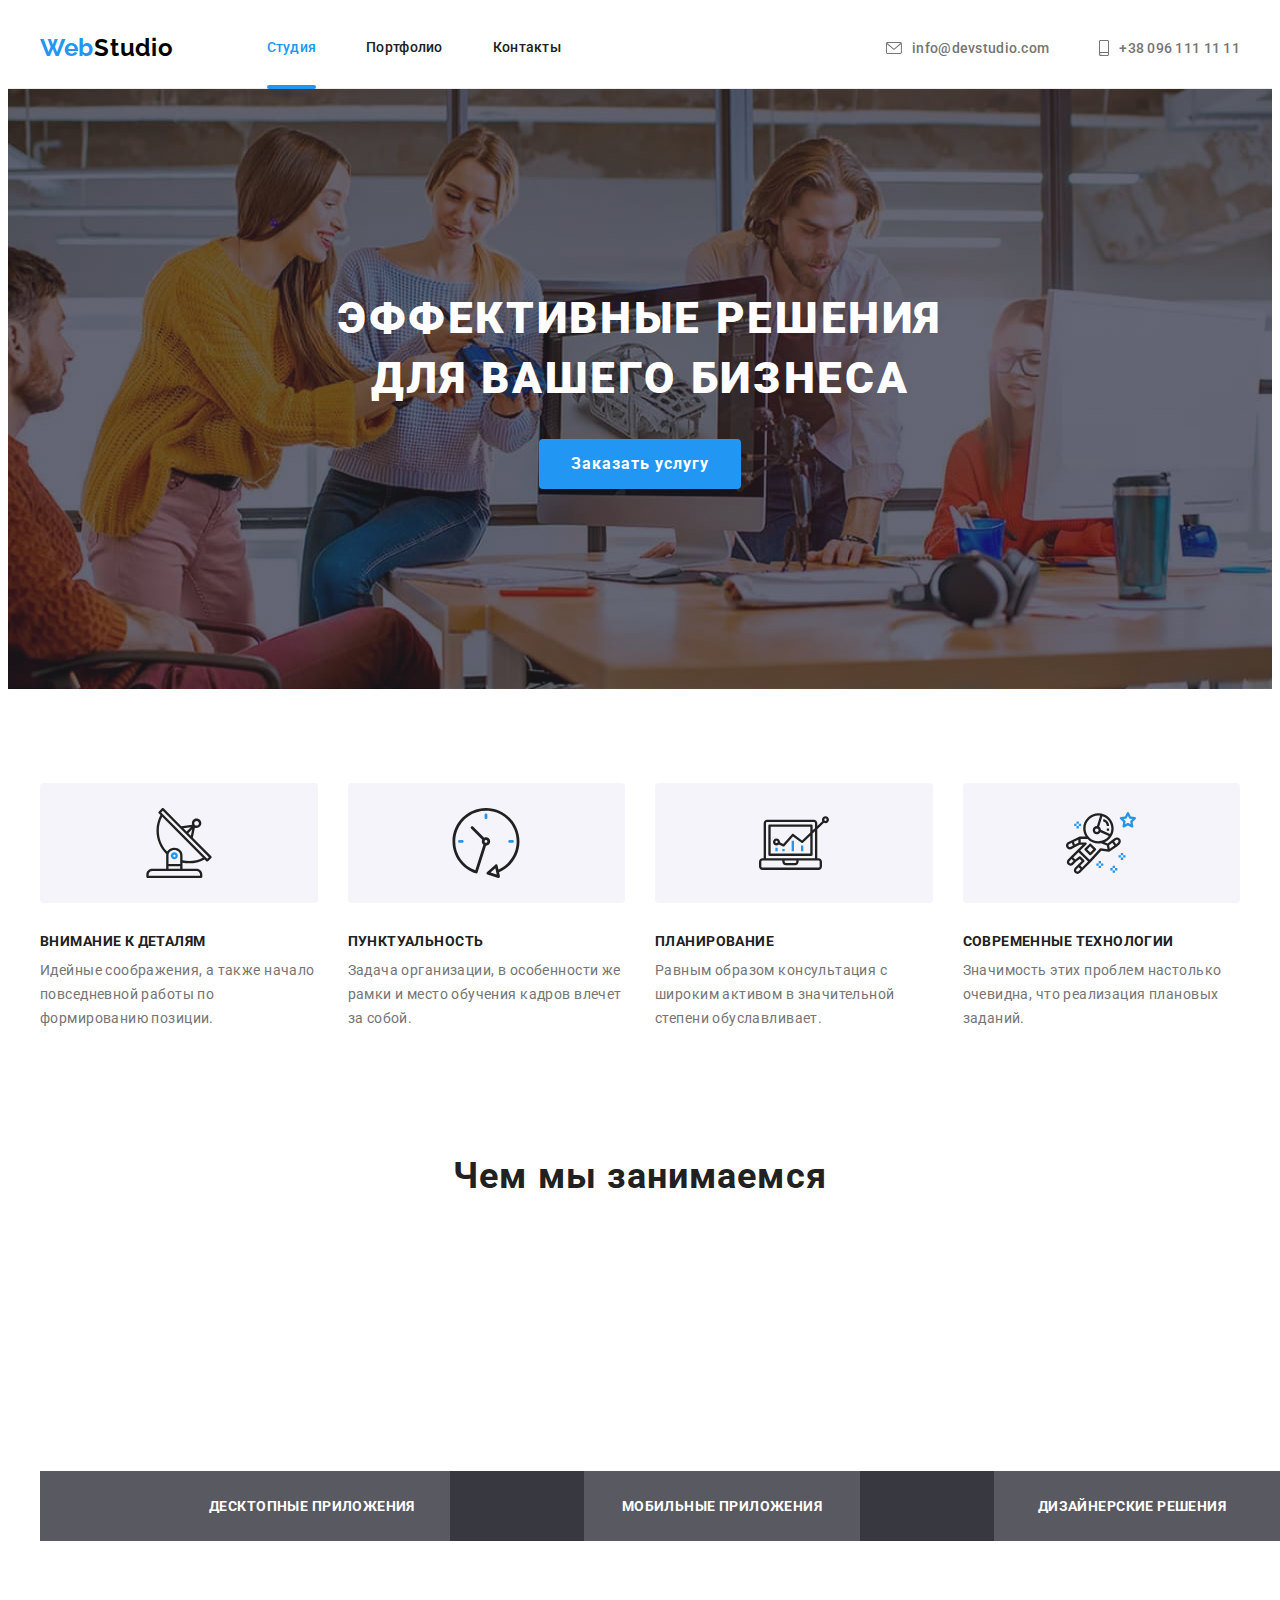
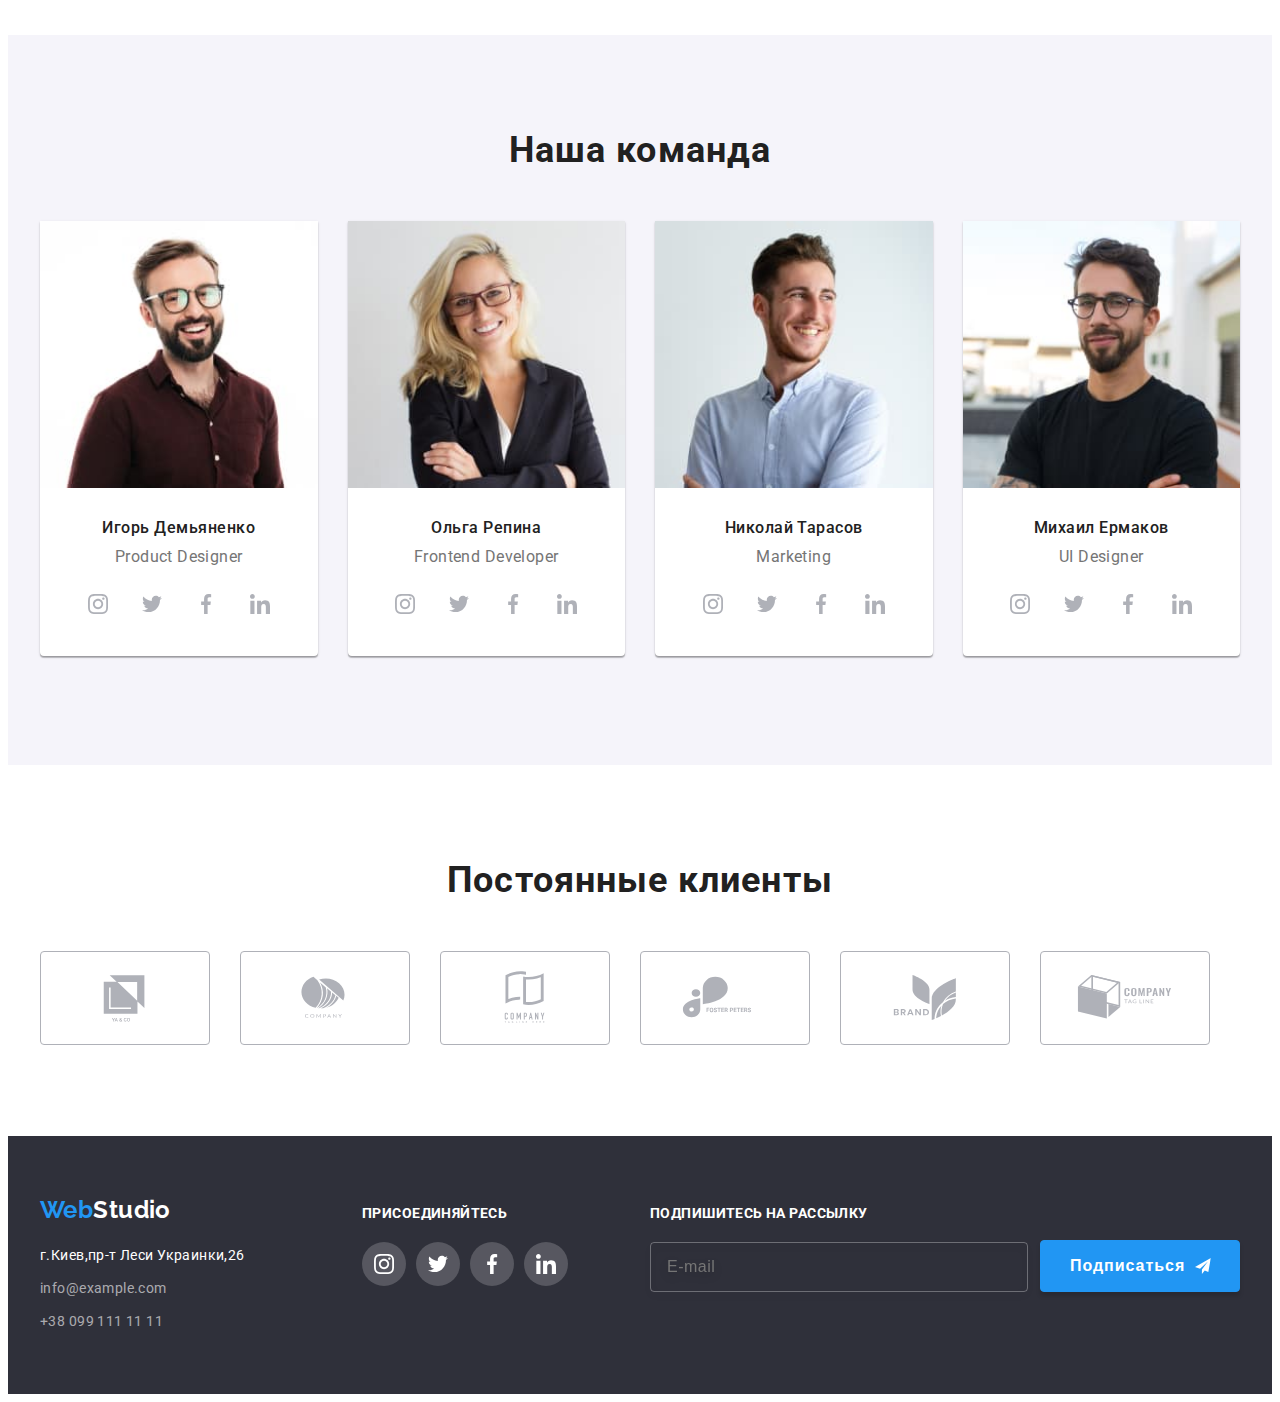
<file: index.html>
<!DOCTYPE html>
<html lang="en">
<head>
    <meta charset="UTF-8">
    <meta http-equiv="X-UA-Compatible" content="IE=edge">
    <meta name="viewport" content="width=device-width, initial-scale=1.0">
    <title>Document</title>
    <link
    rel="stylesheet"
    href="https://cdnjs.cloudflare.com/ajax/libs/animate.css/4.1.1/animate.min.css"
  />
    <link rel="stylesheet" href="https://cdnjs.cloudflare.com/ajax/libs/modern-normalize/1.0.0/modern-normalize.min.css" integrity="sha512-ISS7cAi1PEhQ8jnbJpJZMd29NlhNj4AWYyLOSp2CE/CsHxTCu+r+t0D2yoJudVrd0/8fTVPUVDzY5Tvli75u/g==" crossorigin="anonymous" referrerpolicy="no-referrer" />
    <link rel="preconnect" href="https://fonts.gstatic.com">
    <link href="https://fonts.googleapis.com/css2?family=Raleway:wght@700&family=Roboto:wght@400;500;700;900&display=swap" rel="stylesheet">
   <!----<link rel="stylesheet" href="./css/styles.css">-->
    <link rel="stylesheet" href="./css/main.min.css">
</head>
<body>
    <!-----------------------HEADER------------------------->
        <header class="page-header">
        <div class="container header-container">
            <nav class="page-header__nav">
                <a class="logo logo__header link" href="index.html" lang="en"><span class="logo__item">Web</span>Studio</a>
                <ul class="header__nav__list list">
                    <li class="header__nav__item"><a class="nav__link__item link current-item" href="index.html" lang="ru">Студия</a></li>
                    <li class="header__nav__item"><a class="nav__link__item link" href="./portfolio.html" lang="ru">Портфолио</a></li>
                    <li class="header__nav__item"><a class="nav__link__item link" href="#" lang="ru">Контакты</a></li>
                </ul>
            </nav>
            <button type="button" class="mobile-menu__button" data-menu-button>
                <svg width="40" height="40" class="mobile-menu__button__modal-icon-open">
                    <use href="./images/sprite.svg#icon-burger"></use>
                </svg>
            </button>
            <ul class="contact-list list">
                <li class="header__contact__item">
                    <a class="header__contact__link link" href="mailto:info@devstudio.com">
                        <svg class="header__icon__envelope">
                            <use href="./images/sprite.svg#icon-envelope"></use>
                        </svg>
                        info@devstudio.com
                    </a>
                </li>
                <li class="header__contact__item">
                 <a class="header__contact__link link" href="tel:+380961111111">
                     <svg  class="header__icon__phone">
                    <use href="./images/sprite.svg#icon-smartphone"></use>
                    </svg>
                    +38 096 111 11 11</a>
                </li>
            </ul>
           
        </div>
           
    <div class="mobile-menu" data-menu>
        <div class="mobile-menu_container">
            <button type="button" class="mobile-menu__button-close" data-menu-close>
                <svg class="mobile-menu__button-close__mobile-icon-close">
                    <use href="./images/sprite.svg#icon-close"></use>
                </svg>
            </button>
         <ul class="mobile-menu__nav list">
            <li class="mobile-menu__list">
                <a class="mobile-menu__item link current-item" href="./index.html">Студия</a>
            </li>
            <li class="mobile-menu__list">
            <a class="mobile-menu__item link" href="./portfolio.html">Портфолио</a>
            </li>
            <li class="mobile-menu__list">
            <a class="mobile-menu__item link" href="#">Контакты</a>
            </li>
        </ul>
                <div class="mobile-menu__box">
                    <ul class="mobile-menu__contact list">
                        <li class="mobile-contact-list">
                            <a class="contact__item__tel link" href="tel:+380961111111">+38096 111 11 11</a>
                        </li>
                        <li class="mobile-contact-list">
                            <a class="contact__item__mail link" href="mailto:info@devstudio.com">info@devstudio.com</a>
                        </li>
                    </ul>
                    <ul class="mobile-menu__social list">
                        <li class="mobile-menu__social__list">
                            <a class="mobile-menu__social__item link" href="https://www.instagram.com/">Instagram</a>
                        </li>
                        <li class="mobile-menu__social__list">
                            <a class="mobile-menu__social__item link" href="https://twitter.com/">Twitter</a>
                        </li>
                        <li class="mobile-menu__social__list">
                            <a class="mobile-menu__social__item link" href="https://www.facebook.com/">Facebook</a>
                        </li>
                        <li class="mobile-menu__social__list">
                            <a class="mobile-menu__social__item link" href="https://www.linkedin.com/">LinkedIn</a>
                        </li>
                    </ul>
                </div>
            </div>
            </div>
        <!-- </div> -->
    </header> 
  <main>
        <!----------------------------HERO------------------>
      <section class="hero">
            <div class="container">
                <h1 class="hero__title">Эффективные решения для вашего бизнеса</h1>
                <button class="hero__modal__btn" type="button" data-modal-open>Заказать услугу</button>
            </div>
        </section>

        <!--------------Description----------------------->
       <section class="desc">
            <h2 class="visually-hidden">Особенности</h2>
            <div class="container">
                <ul class="desc__list list">
                    <li class="desc__list__item">
                        <div class="desc__list__icon">
                        <svg width="70" height="70" class="desc__icon">
                        <use href="./images/sprite.svg#icon-antenna"></use>
                        </svg>
                        </div>
                        <h3 class="desc__list__title">Внимание к деталям</h3>
                        <p class="desc__list__suptitle">Идейные соображения, а также начало повседневной работы по формированию позиции.</p>
                    </li>
                    <li class="desc__list__item">
                        <div class="desc__list__icon">
                            <svg width="70" height="70" class="desc__icon">
                            <use href="./images/sprite.svg#icon-clock"></use>
                            </svg>
                            </div>
                        <h3 class="desc__list__title">Пунктуальность</h3>
                        <p class="desc__list__suptitle">Задача организации, в особенности же рамки и место обучения кадров влечет за собой.</p>
                    </li>   
                    <li class="desc__list__item">
                        <div class="desc__list__icon">
                            <svg width="70" height="70" class="desc__icon">
                            <use href="./images/sprite.svg#icon-diagram"></use>
                            </svg>
                            </div>
                        <h3 class="desc__list__title">Планирование</h3>
                        <p class="desc__list__suptitle">Равным образом консультация с широким активом в значительной степени обуславливает.</p>
                    </li>
                    <li class="desc__list__item">
                        <div class="desc__list__icon">
                            <svg width="70" height="70" class="desc__icon">
                            <use href="./images/sprite.svg#icon-astronaut"></use>
                            </svg>
                            </div>
                        <h3 class="desc__list__title">Современные технологии</h3>
                        <p class="desc__list__suptitle">Значимость этих проблем настолько очевидна, что реализация плановых заданий.</p>
                    </li>
                </ul>
            </div>
        </section>
        <!------------------Gallery----------------------------->
            <section class="section__our-work">
            <div class="container">
                <h2 class="section__our-work__title section__our-work__title__hidden" lang="ru">Чем мы занимаемся</h2>
                <ul class="section__our-work__list__gallery flex list">
                    <li class="section__our-work__list__item">
                        <picture class="our-work__picture">
                            <source srcset="./images/занятия/box1.jpg 1x, ./images/занятия/box1@2x.jpg 2x" media="(min-width: 1200px)">
                            <img src="#" class="section__our-work__list__img" alt="набор текста на компьютере" width="370" height="294">
                        </picture>   
                        <p class="section__our-work__title__p">Десктопные приложения</p>
                    </li>
                    <li class="section__our-work__list__item">
                        <picture class="our-work__picture">
                            <source srcset="./images/занятия/box2.jpg 1x, ./images/занятия/box2@2x.jpg 2x" media="(min-width: 1200px)">
                            <img src="#" class="section__our-work__list__img" alt="робота за ноутбуком" width="370" height="294">                  
                        </picture> 
                        <p class="section__our-work__title__p">Мобильные приложения</p>
                    </li>
                    <li class="section__our-work__list__item">
                        <picture class="our-work__picture">
                            <source srcset="./images/занятия/box3.jpg 1x, ./images/занятия/box3@2x.jpg 2x" media="(min-width: 1200px)">
                            <img src="#" class="section__our-work__list__img" alt="робота на планшете" width="370" height="294">
                        </picture> 
                        <p class="section__our-work__title__p">Дизайнерские решения</p>
                    </li>
                </ul>
            </div>
        </section>
        <!-------------------Teams---------------------------->
        <section class="team section">
            <div class="container">
                <h2 class="section__title team__title__hidden">Наша команда</h2>
                <ul class="team__list list">
                    <li class="team__list__item">
                        <picture class="team__list__card">
                       <source srcset="./images/team/desktop/демьяненко.jpg 1x, ./images/team/desktop/демьяненко@2x.jpg 2x" media="(min-width: 1200px)">
                        <source srcset="./images/team/tablet/демьяненко.jpg 1x, ./images/team/tablet/демьяненко@2x.jpg 2x" media="(min-width: 768px)">
                            <source srcset="./images/team/mob/демьяненко.jpg 1x, ./images/team/mob/демьяненко@2x.jpg 2x" media="(min-width: 480px)">
                                <source srcset="./images/team/демьяненко-320.jpg 1x, ./images/team/демьяненко-640.jpg 2x" media="(min-width: 320px)">
                            <img class="team__list__img" src="#" alt="Продуктолог">
                    </picture>
                     <div class="team__list__content">
                            <h3 class="team__title__list__name">Игорь Демьяненко</h3>
                            <p class="team__title__list__desc">Product Designer</p>
                            <ul class="social__list list">
                            <li class="social__list__item">
                                <a href="#" class="social__list__link link">
                                <svg class="social__list__icon">
                                <use href="./images/sprite.svg#icon-instagram"></use>
                                </svg>
                                </a>
                            </li>
                            <li class="social__list__item">
                                <a href="#" class="social__list__link link">
                                <svg class="social__list__icon">
                                <use href="./images/sprite.svg#icon-twitter"></use>
                                </svg>
                                </a>
                            </li>
                            <li class="social__list__item">
                                <a href="#" class="social__list__link link">
                                <svg class="social__list__icon">
                                <use href="./images/sprite.svg#icon-facebook"></use>
                                </svg>
                                </a>
                            </li>
                            <li class="social__list__item">
                                <a href="#" class="social__list__link link">
                                <svg class="social__list__icon">
                                <use href="./images/sprite.svg#icon-linkedin"></use>
                                </svg>
                                </a>
                            </li>
                            </ul>
                        </div>
                    </li>
                    <li class="team__list__item"> 
                        <picture class="team__list__card">
                            <source srcset="./images/team/desktop/репина.jpg 1x, ./images/team/desktop/репина@2x.jpg 2x" media="(min-width: 1200px)">
                             <source srcset="./images/team/tablet/репина.jpg 1x, ./images/team/tablet/репина@2x.jpg 2x" media="(min-width: 768px)">
                                 <source srcset="./images/team/mob/репина.jpg 1x, ./images/team/mob/репина@2x.jpg 2x" media="(min-width: 480px)">
                                    <source srcset="./images/team/репина-320.jpg 1x, ./images/team/репина-640.jpg 2x" media="(min-width: 320px)">
                        <img class="team__list__img" src="#" alt="Разработчик">
                        </picture>
                        <div class="team__list__content">
                            <h3 class="team__title__list__name">Ольга Репина</h3>
                            <p class="team__title__list__desc">Frontend Developer</p>
                            <ul class="social__list list">
                                <li class="social__list__item">
                                    <a href="#" class="social__list__link link">
                                    <svg class="social__list__icon">
                                    <use href="./images/sprite.svg#icon-instagram"></use>
                                    </svg>
                                    </a>
                                </li>
                                <li class="social__list__item">
                                    <a href="#" class="social__list__link link">
                                    <svg class="social__list__icon">
                                    <use href="./images/sprite.svg#icon-twitter"></use>
                                    </svg>
                                    </a>
                                </li>
                                <li class="social__list__item">
                                    <a href="#" class="social__list__link link">
                                    <svg class="social__list__icon">
                                    <use href="./images/sprite.svg#icon-facebook"></use>
                                    </svg>
                                    </a>
                                </li>
                                <li class="social__list__item">
                                    <a href="#" class="social__list__link link">
                                    <svg class="social__list__icon">
                                    <use href="./images/sprite.svg#icon-linkedin"></use>
                                    </svg>
                                    </a>
                                </li>
                                </ul>
                        </div>
                    </li>
                    <li class="team__list__item">
                        <picture class="team__list__card">
                            <source srcset="./images/team/desktop/тарасов.jpg 1x, ./images/team/desktop/тарасов@2x.jpg 2x" media="(min-width: 1200px)">
                             <source srcset="./images/team/tablet/тарасов.jpg 1x, ./images/team/tablet/тарасов@2x.jpg 2x" media="(min-width: 768px)">
                                 <source srcset="./images/team/mob/тарасов.jpg 1x, ./images/team/mob/тарасов@2x.jpg 2x" media="(min-width: 480px)">
                                    <source srcset="./images/team/тарасов-320.jpg 1x, ./images/team/тарасов-640.jpg 2x" media="(min-width: 320px)">
                        <img class="team__list__img" src="#" alt="Маркетинг">
                        </picture>
                        <div class="team__list__content">
                            <h3 class="team__title__list__name">Николай Тарасов</h3>
                            <p class="team__title__list__desc">Marketing</p>
                            <ul class="social__list list">
                                <li class="social__list__item">
                                    <a href="#" class="social__list__link link">
                                    <svg class="social__list__icon">
                                    <use href="./images/sprite.svg#icon-instagram"></use>
                                    </svg>
                                    </a>
                                </li>
                                <li class="social__list__item">
                                    <a href="#" class="social__list__link link">
                                    <svg class="social__list__icon">
                                    <use href="./images/sprite.svg#icon-twitter"></use>
                                    </svg>
                                    </a>
                                </li>
                                <li class="social__list__item">
                                    <a href="#" class="social__list__link link">
                                    <svg class="social__list__icon">
                                    <use href="./images/sprite.svg#icon-facebook"></use>
                                    </svg>
                                    </a>
                                </li>
                                <li class="social__list__item">
                                    <a href="#" class="social__list__link link">
                                    <svg class="social__list__icon">
                                    <use href="./images/sprite.svg#icon-linkedin"></use>
                                    </svg>
                                    </a>
                                </li>
                                </ul>
                        </div>
                    </li>
                    <li class="team__list__item">
                        <picture class="team__list__card">
                            <source srcset="./images/team/desktop/ермаков.jpg 1x, ./images/team/desktop/ермаков@2x.jpg 2x" media="(min-width: 1200px)">
                             <source srcset="./images/team/tablet/ермаков.jpg 1x, ./images/team/tablet/ермаков@2x.jpg 2x" media="(min-width: 768px)">
                                 <source srcset="./images/team/mob/ермаков.jpg 1x, ./images/team/mob/ермаков@2x.jpg 2x" media="(min-width: 480px)">
                                    <source srcset="./images/team/ермаков-320.jpg 1x, ./images/team/ермаков-640.jpg 2x" media="(min-width: 320px)">
                        <img class="team__list__img" src="#" alt="Проэктировщик">
                        </picture>
                        <div class="team__list__content">
                            <h3 class="team__title__list__name">Михаил Ермаков</h3>
                            <p class="team__title__list__desc">UI Designer</p>
                            <ul class="social__list list">
                                <li class="social__list__item">
                                    <a href="#" class="social__list__link link">
                                    <svg class="social__list__icon">
                                    <use href="./images/sprite.svg#icon-instagram"></use>
                                    </svg>
                                    </a>
                                </li>
                                <li class="social__list__item">
                                    <a href="#" class="social__list__link link">
                                    <svg class="social__list__icon">
                                    <use href="./images/sprite.svg#icon-twitter"></use>
                                    </svg>
                                    </a>
                                </li>
                                <li class="social__list__item">
                                    <a href="#" class="social__list__link link">
                                    <svg class="social__list__icon">
                                    <use href="./images/sprite.svg#icon-facebook"></use>
                                    </svg>
                                    </a>
                                </li>
                                <li class="social__list__item">
                                    <a href="#" class="social__list__link link">
                                    <svg class="social__list__icon">
                                    <use href="./images/sprite.svg#icon-linkedin"></use>
                                    </svg>
                                    </a>
                                </li>
                                </ul>
                        </div>
                    </li>
                </ul>
            </div>
        </section>

    <!-----------------Постоянные клиенты---------------->
      <section class="client__section section">
    <div class="container">
    <h2 class="section__title client__title">Постоянные клиенты</h2>
    <ul class="client__list list">
        <li class="client__item list">
            <a href="#" class="client__logo">
            <svg class="client__logo__item">
            <use href="./images/sprite.svg#icon-yako"></use>
            </svg>
            </a>
        </li>
        <li class="client__item list">
            <a href="#" class="client__logo">
            <svg class="client__logo__item">
            <use href="./images/sprite.svg#icon-logo-book"></use>
            </svg>
            </a>
        </li>
        <li class="client__item list">
            <a href="#" class="client__logo">
            <svg class="client__logo__item">
            <use href="./images/sprite.svg#icon-logo-company"></use>
            </svg>
            </a>
        </li>
        <li class="client__item list">
            <a href="#" class="client__logo">
            <svg class="client__logo__item">
            <use href="./images/sprite.svg#icon-logo-foster"></use>
            </svg>
            </a>
        </li>
        <li class="client__item list">
            <a href="#" class="client__logo">
            <svg class="client__logo__item">
            <use href="./images/sprite.svg#icon-logo-brend"></use>
            </svg>
            </a>
        </li>
        <li class="client__item list">
            <a href="#" class="client__logo">
            <svg class="client__logo__item">
            <use href="./images/sprite.svg#icon-logo-tagline"></use>
            </svg>
            </a>
        </li>
    </ul>
    </div>
    </section>
    </main>
    <!-------------------Footer---------------------------->
    <footer class="footer">
        <div class="container footer-flex footer-center-item">
            <div class="footer__address__list">
            <a class="logo-link footer__logo link" href="index.html" lang="en"><span class="footer__logo__web">Web</span><span class="footer__logo__item__link">Studio</span></a>
                <address class="footer__address">
                    <ul class="address-list list">
                        <li class="footer__address__item"><a class="footer__address__map link" href="https://goo.gl/maps/ciwLgG6RqP7wu5hy9" target="_blank" rel="noopener noreferrer">г.Киев,пр-т Леси Украинки,26</a></li>
                        <li class="footer__address__item"><a class="footer__address__contact link" href="mailto:info@example.com">info@example.com</a></li>
                        <li class="footer__address__item"><a class="footer__address__contact link" href="tel:+380991111111">+38 099 111 11 11</a></li>
                    </ul>
                </address>
            </div>
            <div class="footer__list">
                <h3 class="footer__title">присоединяйтесь</h3>
                <ul class="footer__social__list flex list">
                    <li class="footer__social__item">
                        <a href="https://www.instagram.com/" class="footer__social__icon link">
                            <svg class="footer__social__item__icon">
                                <use href="./images/sprite.svg#icon-instagram"></use>
                            </svg>
                        </a>
                    </li>
                    <li class="footer__social__item">
                        <a href class="footer__social__icon link">
                            <svg class="footer__social__item__icon">
                                <use href="./images/sprite.svg#icon-twitter"></use>
                            </svg>
                        </a>
                    </li>
                    <li class="footer__social__item">
                        <a href class="footer__social__icon link">
                            <svg class="footer__social__item__icon">
                                <use href="./images/sprite.svg#icon-facebook"></use>
                            </svg>
                        </a>
                    </li>
                    <li class="footer__social__item">
                        <a href class="footer__social__icon link">
                            <svg class="footer__social__item__icon">
                                <use href="./images/sprite.svg#icon-linkedin"></use>
                            </svg>
                        </a>
                    </li>
                </ul>
            </div>
            <div class="footer__subscription">
                <form action="#" class="footer__subscription__form">
                <div class="footer__email__form">
                    <label for="footer__email" class="footer__subscription__text">
                    Подпишитесь на рассылку</label>
                    <input id="footer__email" class="footer__subscription__email" type="email" name="subscription__email" placeholder="E-mail" required>
                </div>
                    <button type="submit" class="button__subscription">Подписаться
                    <svg class="icon__subscription">
                    <use href="./images/sprite.svg#icon-icon-send"></use>
                    </svg>
                    </button>
                </form>
        </div>
    </div>
    </footer>
     <div class="backdrop is-hidden" data-modal>
        <div class="modal">
        <button class="modal-btn-close" data-modal-close type="button">
            <svg class="modal-btn-close__modal__icon">
                <use href="./images/close-icon.svg#icon-close-button">
                </use>
            </svg>
        </button>
        <form action="#" class="modal-form">
            <p class="modal-form__text">Оставьте свои данные, мы вам перезвоним</p>
            <div class="modal-form__choose">
                <div class="modal-form__choose-field">
                <label for="name" class="modal-form__text-field">Имя</label>
                <div class="modal-form__input">
                <input id="name" class="modal-form__input-text" type="text" name="user-name" placeholder="Имя" required>
                <svg class="modal-form__input__icon person">
                <use href="./images/sprite.svg#icon-person-black-18dp"></use>
                </svg>
                </div>
                <label for="tell" class="modal-form__text-field">Телефон</label>
                <div class="modal-form__input">
                <input id="tell" class="modal-form__input-text" type="tel" name="user-tel" placeholder="Телефон" required>
                <svg class="modal-form__input__icon phone">
                <use href="./images/sprite.svg#icon-phone-black-18dp"></use>
                </svg>
                </div>
        <label for="email" class="modal-form__text-field">Почта</label>
        <div class="modal-form__input">
            <input id="email" class="modal-form__input-text" type="email" name="user-email" placeholder="Почта" required>
            <svg class="modal-form__input__icon email">
                <use href="./images/sprite.svg#icon-email-black-18dp"></use>
            </svg>
        </div>
    </div>

<div class="modal-form__textarea">
        <label for="comment" class="modal-form__text-field">Комментарий</label>
            <textarea id="comment" class="modal-form__input__textarea" name="user-comment" placeholder="Введите текст"></textarea>
        </div>
    </div>       
            <div class="modal-form__agree-terms private-policy">
            <input type="checkbox" name="user-policy"  id="checkbox-policy" class="modal-form__checkbox" required>
                <label for="checkbox-policy" class="modal-form__checkbox-policy">
                   <span class="modal-form__text-policy">
                    Соглашаюсь с рассылкой и принимаю
                    <a class="text-policy__link" href="#">Условия договора</a>
                </span>
                </label>
            </div>
        <button class="modal-btn-send" type="submit">Отправить</button>
        </form>
        </div>
    </div>
    <script src="./js/modal.js"></script>
    <!-- <script
    defer
    src="https://cdnjs.cloudflare.com/ajax/libs/body-scroll-lock/3.1.5/bodyScrollLock.min.js"
    integrity="sha512-HowizSDbQl7UPEAsPnvJHlQsnBmU2YMrv7KkTBulTLEGz9chfBoWYyZJL+MUO6p/yBuuMO/8jI7O29YRZ2uBlA=="
    crossorigin="anonymous"
  ></script> -->
  <script defer src="js/mobile-menu.js"></script>
</body>
</html>
</file>
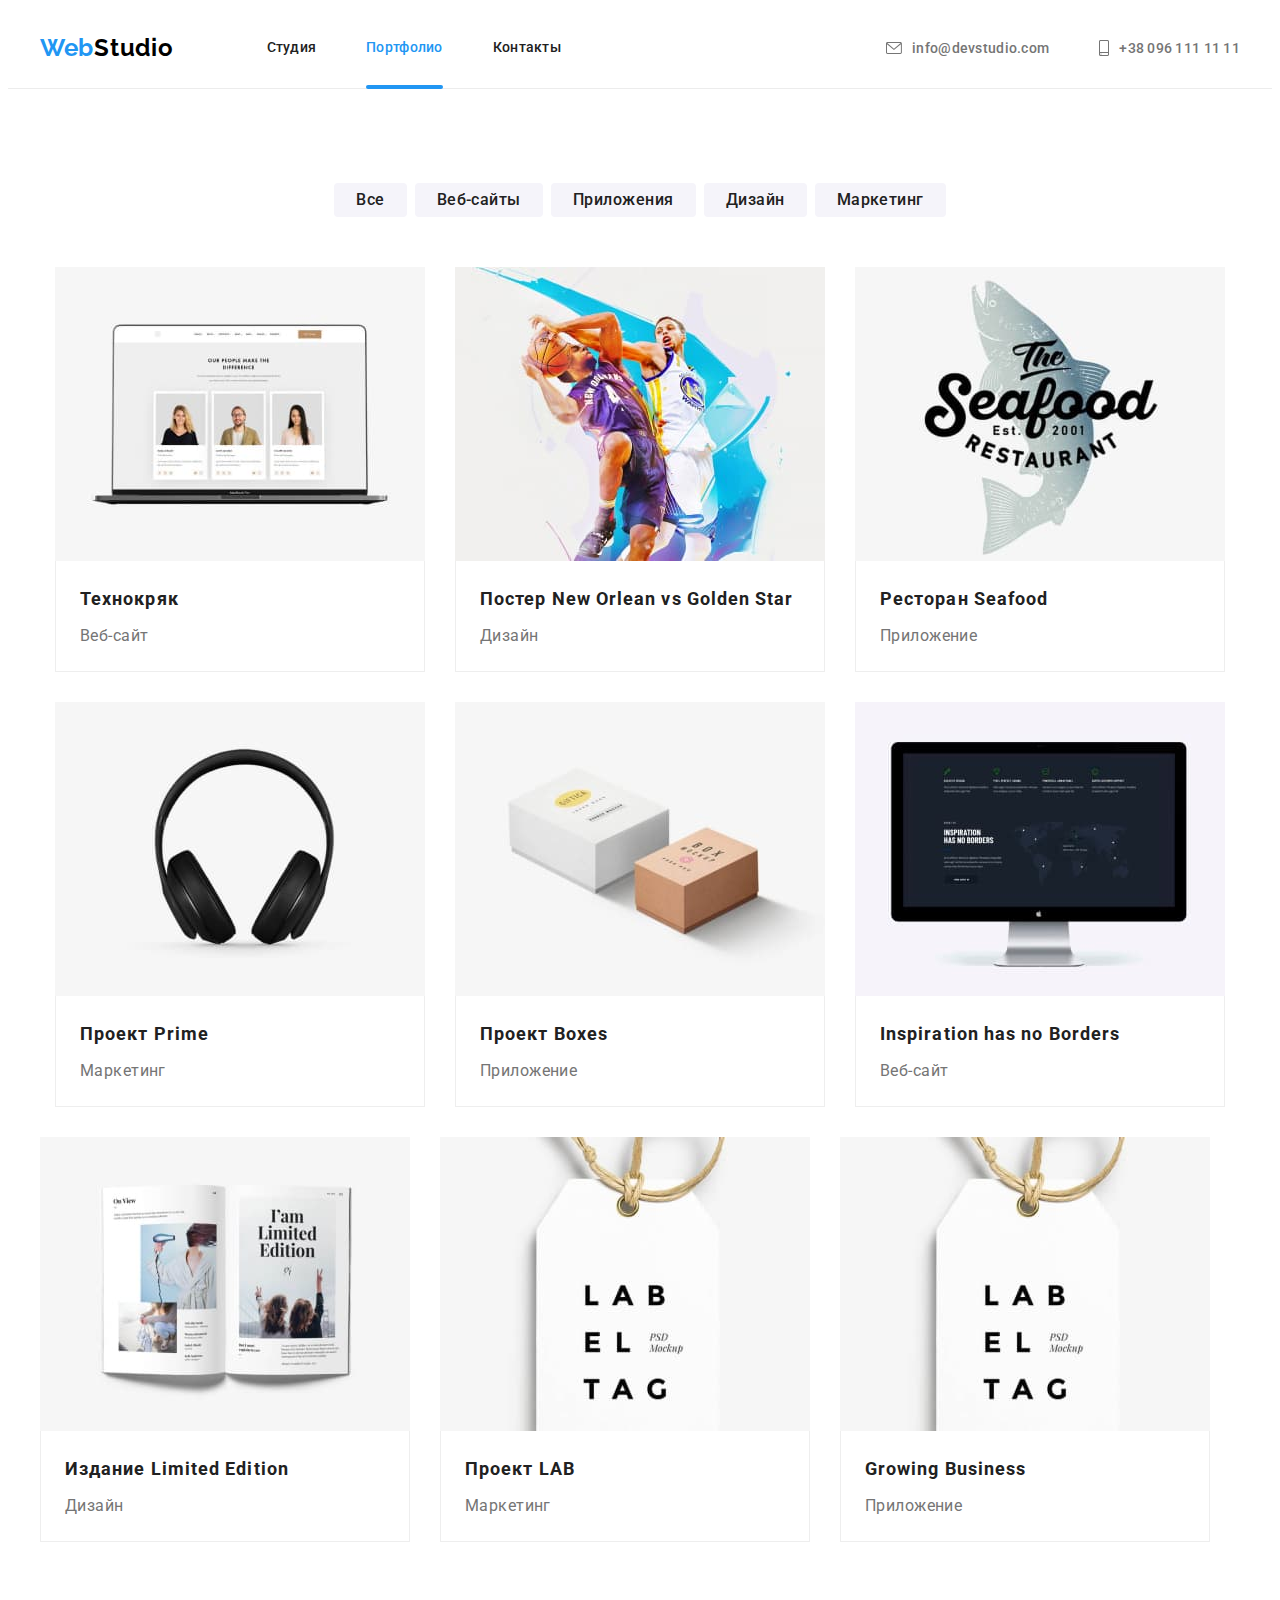
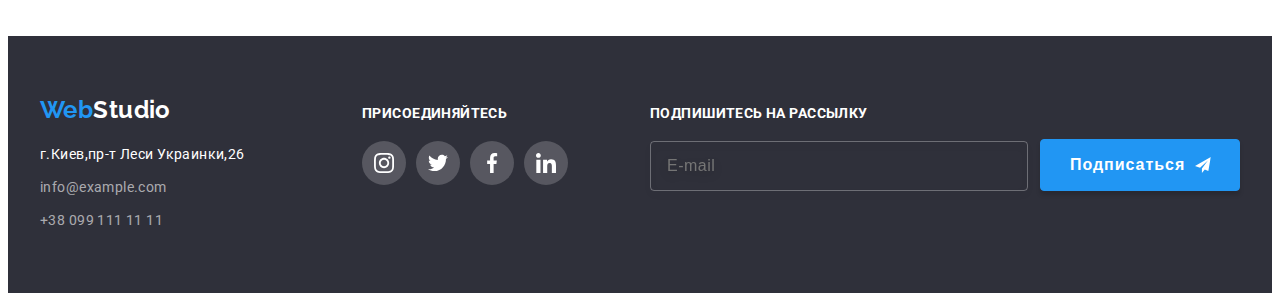
<file: portfolio.html>
<!DOCTYPE html>
<html lang="en">
<head>
    <meta charset="UTF-8">
    <meta http-equiv="X-UA-Compatible" content="IE=edge">
    <meta name="viewport" content="width=device-width, initial-scale=1.0">
    <title>Portfolio</title>
    <link rel="stylesheet" href="https://cdnjs.cloudflare.com/ajax/libs/modern-normalize/1.0.0/modern-normalize.min.css" integrity="sha512-ISS7cAi1PEhQ8jnbJpJZMd29NlhNj4AWYyLOSp2CE/CsHxTCu+r+t0D2yoJudVrd0/8fTVPUVDzY5Tvli75u/g==" crossorigin="anonymous" referrerpolicy="no-referrer" />
    <link rel="preconnect" href="https://fonts.gstatic.com">
    <link href="https://fonts.googleapis.com/css2?family=Raleway:wght@700&family=Roboto:wght@400;500;700;900&display=swap" rel="stylesheet">
   <!-----<link rel="stylesheet" href="./css/styles.css">-->
    <link rel="stylesheet" href="./css/main.min.css">
</head>
<!--------------------Header-------------------------->
<body>
  <header class="page-header">
    <div class="container header-container">
        <nav class="page-header__nav">
            <a class="logo logo__header link" href="index.html" lang="en"><span class="logo__item">Web</span>Studio</a>
            <ul class="header__nav__list list">
                <li class="header__nav__item"><a class="nav__link__item link" href="index.html" lang="ru">Студия</a></li>
                <li class="header__nav__item"><a class="nav__link__item link current-item" href="./portfolio.html" lang="ru">Портфолио</a></li>
                <li class="header__nav__item"><a class="nav__link__item link" href="#" lang="ru">Контакты</a></li>
            </ul>
        </nav>
          <ul class="contact-list list">
              <li class="header__contact__item">
                  <a class="header__contact__link link" href="mailto:info@devstudio.com">
                      <svg class="header__icon__envelope">
                          <use href="./images/sprite.svg#icon-envelope"></use>
                      </svg>
                      info@devstudio.com
                  </a>
              </li>
              <li class="header__contact__item">
               <a class="header__contact__link link" href="tel:+380961111111">
                   <svg  class="header__icon__phone">
                  <use href="./images/sprite.svg#icon-smartphone"></use>
                  </svg>
                  +38 096 111 11 11</a>
              </li>
          </ul>
          <button type="button" class="mobile-menu__button" data-menu-button>
            <svg width="40" height="40" class="mobile-menu__button__modal-icon-open">
                <use href="./images/sprite.svg#icon-burger"></use>
            </svg>
        </button>
      </div>
          <div class="mobile-menu" data-menu>
            <div class="mobile-menu_container">
                <button type="button" class="mobile-menu__button-close" data-menu-close>
                    <svg class="mobile-menu__button-close__mobile-icon-close">
                        <use href="./images/sprite.svg#icon-close"></use>
                    </svg>
                </button>
             <ul class="mobile-menu__nav list">
                <li class="mobile-menu__list">
                    <a class="mobile-menu__item link" href="./index.html">Студия</a>
                </li>
                <li class="mobile-menu__list">
                <a class="mobile-menu__item link current-item" href="./portfolio.html">Портфолио</a>
                </li>
                <li class="mobile-menu__list">
                <a class="mobile-menu__item link" href="#">Контакты</a>
                </li>
            </ul>
                    <div class="mobile-menu__box">
                        <ul class="mobile-menu__contact list">
                            <li class="mobile-contact-list">
                                <a class="contact__item__tel link" href="tel:+380961111111">+38096 111 11 11</a>
                            </li>
                            <li class="mobile-contact-list">
                                <a class="contact__item__mail link" href="mailto:info@devstudio.com">info@devstudio.com</a>
                            </li>
                        </ul>
                        <ul class="mobile-menu__social list">
                            <li class="mobile-menu__social__list">
                                <a class="mobile-menu__social__item link" href="https://www.instagram.com/">Instagram</a>
                            </li>
                            <li class="mobile-menu__social__list">
                                <a class="mobile-menu__social__item link" href="https://twitter.com/">Twitter</a>
                            </li>
                            <li class="mobile-menu__social__list">
                                <a class="mobile-menu__social__item link" href="https://www.facebook.com/">Facebook</a>
                            </li>
                            <li class="mobile-menu__social__list">
                                <a class="mobile-menu__social__item link" href="https://www.linkedin.com/">LinkedIn</a>
                            </li>
                        </ul>
                    </div>
            </div>
        </div>    

</header> 
    <!-------------------Main section--------------------->
    <main>
        <section class="portfolio section">
          <div class="container">
            <h1 class="hidden-title">Портфолио</h1>
            <h2 class="hidden-title">Фильтры</h2>
            <ul class="portfolio__buttons-list list">
                <li class="portfolio__button"><button class="button" type="button">Все</button></li>
                <li class="portfolio__button"><button class="button" type="button">Веб-сайты</button></li>
                <li class="portfolio__button"><button class="button" type="button">Приложения</button></li>
                <li class="portfolio__button"><button class="button" type="button">Дизайн</button></li>
                <li class="portfolio__button"><button class="button" type="button">Маркетинг</button></li>
            </ul>
     <!----------------------Portfolio-------------------------->       
            <h1 class="visually-hidden">Наши работы</h1>
                <ul class="portfolio__list list">
                   <li class="portfolio__item">
                      <a class="portfolio__list__item link" href="portfolio.html">
                       <div class="portfolio__list__wrapper">
                         <picture class="portfolio__item__card">
                          <source srcset="./images/портфолио/1200/img.jpg 1x, ./images/портфолио/1200/img@2x.jpg 2x" media="(min-width: 1200px)">
                            <source srcset="./images/портфолио/768/img.jpg 1x, ./images/портфолио/768/img@2x.jpg 2x" media="(min-width: 768px)">
                              <source srcset="./images/портфолио/480/img.jpg 1x, ./images/портфолио/480/img@2x.jpg 2x" media="(min-width: 480px)">
                           <source srcset="./images/портфолио/320/img-320.jpg 1x, ./images/портфолио/320/img-320@2x.jpg 2x" media="(min-width: 320px)">
                        <img src="#" class="portfolio__list__wrapper__card" alt="ноутбук с изображением">
                      </picture>
                        <p class="overlay-portfolio">Технокряк это современная площадка распространения коронавируса. Компании используют эту платформу для цифрового шпионажа и атак на защищённые сервера конкурентов.Технокряк это современная площадка распространения коронавируса. Компании используют эту платформу для цифрового шпионажа и атак на защищённые сервера конкурентов.Технокряк это современная площадка распространения коронавируса. Компании используют эту платформу для цифрового шпионажа и атак на защищённые сервера конкурентов.Технокряк это современная площадка распространения коронавируса. Компании используют эту платформу для цифрового шпионажа и атак на защищённые сервера конкурентов.Технокряк это современная площадка распространения коронавируса. Компании используют эту платформу для цифрового шпионажа и атак на защищённые сервера конкурентов.Технокряк это современная площадка распространения коронавируса. Компании используют эту платформу для цифрового шпионажа и атак на защищённые сервера конкурентов.
                            Технокряк это современная площадка распространения коронавируса. Компании используют эту платформу для цифрового шпионажа и атак на защищённые сервера конкурентов.
                        </p>
                    </div>
                       <div class="portfolio__content__item__card">
                          <h2 class="portfolio__title__card">Технокряк</h2>
                          <p class="portfolio__suptitle__card">Веб-сайт</p>
                        </div>
                     </a>
                    </li>
                    <li class="portfolio__item list">
                      <a class="portfolio__list__item link" href="portfolio.html">
                        <div class="portfolio__list__wrapper">
                          <picture class="portfolio__item__card">
                            <source srcset="./images/портфолио/1200/img-1.jpg 1x, ./images/портфолио/1200/img@2x-1.jpg 2x" media="(min-width: 1200px)">
                              <source srcset="./images/портфолио/768/img-1.jpg 1x, ./images/портфолио/768/img@2x-1.jpg 2x" media="(min-width: 768px)">
                                <source srcset="./images/портфолио/480/img-1.jpg 1x, ./images/портфолио/480/img@2x-1.jpg 2x" media="(min-width: 480px)">
                             <source srcset="./images/портфолио/320/img-320-1.jpg 1x, ./images/портфолио/320/img-320-1@2x.jpg 2x" media="(min-width: 320px)">
                        <img src="#" class="portfolio__list__wrapper__card" alt="играют в баскетбол">
                        </picture>
                        <p class="overlay-portfolio">Технокряк это современная площадка распространения коронавируса. Компании используют эту платформу для цифрового шпионажа и атак на защищённые сервера конкурентов.Технокряк это современная площадка распространения коронавируса. Компании используют эту платформу для цифрового шпионажа и атак на защищённые сервера конкурентов.Технокряк это современная площадка распространения коронавируса. Компании используют эту платформу для цифрового шпионажа и атак на защищённые сервера конкурентов.Технокряк это современная площадка распространения коронавируса. Компании используют эту платформу для цифрового шпионажа и атак на защищённые сервера конкурентов.Технокряк это современная площадка распространения коронавируса. Компании используют эту платформу для цифрового шпионажа и атак на защищённые сервера конкурентов.Технокряк это современная площадка распространения коронавируса. Компании используют эту платформу для цифрового шпионажа и атак на защищённые сервера конкурентов.
                        </p>
                    </div>
                        <div class="portfolio__content__item__card">
                          <h2 class="portfolio__title__card">Постер New Orlean vs Golden Star</h2>
                          <p class="portfolio__suptitle__card">Дизайн</p>
                        </div> 
                      </a>
                    </li>
                  <li class="portfolio__item list">
                    <a class="portfolio__list__item link" href="portfolio.html">
                        <div class="portfolio__list__wrapper">
                          <picture class="portfolio__item__card">
                            <source srcset="./images/портфолио/1200/img-2.jpg 1x, ./images/портфолио/1200/img@2x-2.jpg 2x" media="(min-width: 1200px)">
                              <source srcset="./images/портфолио/768/img-2.jpg 1x, ./images/портфолио/768/img@2x-2.jpg 2x" media="(min-width: 768px)">
                                <source srcset="./images/портфолио/480/img-2.jpg 1x, ./images/портфолио/480/img@2x-2.jpg 2x" media="(min-width: 480px)">
                             <source srcset="./images/портфолио/320/img-320-2.jpg 1x, ./images/портфолио/320/img-320-2@2x.jpg 2x" media="(min-width: 320px)">
                        <img src="#" class="portfolio__list__wrapper__card" alt="рыба на логотипе">
                          </picture>
                        <p class="overlay-portfolio">Технокряк это современная площадка распространения коронавируса. Компании используют эту платформу для цифрового шпионажа и атак на защищённые сервера конкурентов.Технокряк это современная площадка распространения коронавируса. Компании используют эту платформу для цифрового шпионажа и атак на защищённые сервера конкурентов.Технокряк это современная площадка распространения коронавируса. Компании используют эту платформу для цифрового шпионажа и атак на защищённые сервера конкурентов.Технокряк это современная площадка распространения коронавируса. Компании используют эту платформу для цифрового шпионажа и атак на защищённые сервера конкурентов.Технокряк это современная площадка распространения коронавируса. Компании используют эту платформу для цифрового шпионажа и атак на защищённые сервера конкурентов.Технокряк это современная площадка распространения коронавируса. Компании используют эту платформу для цифрового шпионажа и атак на защищённые сервера конкурентов.
                        </p>
                        </div>
                        <div class="portfolio__content__item__card">
                        <h2 class="portfolio__title__card">Ресторан Seafood</h2>
                        <p class="portfolio__suptitle__card">Приложение</p>
                      </div>
                    </a>
                  </li>
                 <li class="portfolio__item list"> 
                    <a class="portfolio__list__item link" href="portfolio.html">
                        <div class="portfolio__list__wrapper">
                          <picture class="portfolio__item__card">
                            <source srcset="./images/портфолио/1200/img-3.jpg 1x, ./images/портфолио/1200/img@2x-3.jpg 2x" media="(min-width: 1200px)">
                              <source srcset="./images/портфолио/768/img-3.jpg 1x, ./images/портфолио/768/img@2x-3.jpg 2x" media="(min-width: 768px)">
                                <source srcset="./images/портфолио/480/img-3.jpg 1x, ./images/портфолио/480/img@2x-3.jpg 2x" media="(min-width: 480px)">
                             <source srcset="./images/портфолио/320/img-320-3.jpg 1x, ./images/портфолио/320/img-320-3@2x.jpg 2x" media="(min-width: 320px)">
                        <img src="#" class="portfolio__list__wrapper__card" alt="наушники">
                        </picture>
                        <p class="overlay-portfolio">Технокряк это современная площадка распространения коронавируса. Компании используют эту платформу для цифрового шпионажа и атак на защищённые сервера конкурентов.Технокряк это современная площадка распространения коронавируса. Компании используют эту платформу для цифрового шпионажа и атак на защищённые сервера конкурентов.Технокряк это современная площадка распространения коронавируса. Компании используют эту платформу для цифрового шпионажа и атак на защищённые сервера конкурентов.Технокряк это современная площадка распространения коронавируса. Компании используют эту платформу для цифрового шпионажа и атак на защищённые сервера конкурентов.Технокряк это современная площадка распространения коронавируса. Компании используют эту платформу для цифрового шпионажа и атак на защищённые сервера конкурентов.Технокряк это современная площадка распространения коронавируса. Компании используют эту платформу для цифрового шпионажа и атак на защищённые сервера конкурентов.
                        </p>
                        </div>
                        <div class="portfolio__content__item__card">
                        <h2 class="portfolio__title__card">Проект Prime</h2>
                        <p class="portfolio__suptitle__card">Маркетинг</p>
                      </div>
                    </a>
                 </li>
                  <li class="portfolio__item list">
                    <a class="portfolio__list__item link" href="portfolio.html">
                        <div class="portfolio__list__wrapper">
                          <picture class="portfolio__item__card">
                            <source srcset="./images/портфолио/1200/img-4.jpg 1x, ./images/портфолио/1200/img@2x-4.jpg 2x" media="(min-width: 1200px)">
                              <source srcset="./images/портфолио/768/img-4.jpg 1x, ./images/портфолио/768/img@2x-4.jpg 2x" media="(min-width: 768px)">
                                <source srcset="./images/портфолио/480/img-4.jpg 1x, ./images/портфолио/480/img@2x-4.jpg 2x" media="(min-width: 480px)">
                             <source srcset="./images/портфолио/320/img-320-4.jpg 1x, ./images/портфолио/320/img-320-4@2x.jpg 2x" media="(min-width: 320px)">
                        <img src="#" class="portfolio__list__wrapper__card" alt="две коробочки">
                        </picture>
                        <p class="overlay-portfolio">Технокряк это современная площадка распространения коронавируса. Компании используют эту платформу для цифрового шпионажа и атак на защищённые сервера конкурентов.Технокряк это современная площадка распространения коронавируса. Компании используют эту платформу для цифрового шпионажа и атак на защищённые сервера конкурентов.Технокряк это современная площадка распространения коронавируса. Компании используют эту платформу для цифрового шпионажа и атак на защищённые сервера конкурентов.Технокряк это современная площадка распространения коронавируса. Компании используют эту платформу для цифрового шпионажа и атак на защищённые сервера конкурентов.Технокряк это современная площадка распространения коронавируса. Компании используют эту платформу для цифрового шпионажа и атак на защищённые сервера конкурентов.Технокряк это современная площадка распространения коронавируса. Компании используют эту платформу для цифрового шпионажа и атак на защищённые сервера конкурентов.
                        </p>
                        </div>
                        <div class="portfolio__content__item__card">
                        <h2 class="portfolio__title__card">Проект Boxes</h2>
                        <p class="portfolio__suptitle__card">Приложение</p>
                      </div>
                      </a>
                 </li>
                  <li class="portfolio__item list">
                    <a class="portfolio__list__item link" href="portfolio.html">
                        <div class="portfolio__list__wrapper">
                          <picture class="portfolio__item__card">
                            <source srcset="./images/портфолио/1200/img-5.jpg 1x, ./images/портфолио/1200/img@2x-5.jpg 2x" media="(min-width: 1200px)">
                              <source srcset="./images/портфолио/768/img-5.jpg 1x, ./images/портфолио/768/img@2x-5.jpg 2x" media="(min-width: 768px)">
                                <source srcset="./images/портфолио/480/img-5.jpg 1x, ./images/портфолио/480/img@2x-5.jpg 2x" media="(min-width: 480px)">
                             <source srcset="./images/портфолио/320/img-320-5.jpg 1x, ./images/портфолио/320/img-320-5@2x.jpg 2x" media="(min-width: 320px)">
                        <img src="#" class="portfolio__list__wrapper__card" alt="компьютер с изображением">
                        </picture>
                        <p class="overlay-portfolio">Технокряк это современная площадка распространения коронавируса. Компании используют эту платформу для цифрового шпионажа и атак на защищённые сервера конкурентов.Технокряк это современная площадка распространения коронавируса. Компании используют эту платформу для цифрового шпионажа и атак на защищённые сервера конкурентов.Технокряк это современная площадка распространения коронавируса. Компании используют эту платформу для цифрового шпионажа и атак на защищённые сервера конкурентов.Технокряк это современная площадка распространения коронавируса. Компании используют эту платформу для цифрового шпионажа и атак на защищённые сервера конкурентов.Технокряк это современная площадка распространения коронавируса. Компании используют эту платформу для цифрового шпионажа и атак на защищённые сервера конкурентов.Технокряк это современная площадка распространения коронавируса. Компании используют эту платформу для цифрового шпионажа и атак на защищённые сервера конкурентов.
                        </p>
                        </div>
                        <div class="portfolio__content__item__card">
                        <h2 class="portfolio__title__card">Inspiration has no Borders</h2>
                        <p class="portfolio__suptitle__card">Веб-сайт</p>
                      </div>
                    </a>
                 </li>
                 <li class="portfolio__item list">
                    <a class="portfolio__list__item link" href="portfolio.html">
                        <div class="portfolio__list__wrapper">
                          <picture class="portfolio__item__card">
                            <source srcset="./images/портфолио/1200/img-6.jpg 1x, ./images/портфолио/1200/img@2x-6.jpg 2x" media="(min-width: 1200px)">
                              <source srcset="./images/портфолио/768/img-6.jpg 1x, ./images/портфолио/768/img@2x-6.jpg 2x" media="(min-width: 768px)">
                                <source srcset="./images/портфолио/480/img-6.jpg 1x, ./images/портфолио/480/img@2x-6.jpg 2x" media="(min-width: 480px)">
                             <source srcset="./images/портфолио/320/img-320-6.jpg 1x, ./images/портфолио/320/img-320-6@2x.jpg 2x" media="(min-width: 320px)">
                        <img src="#" class="portfolio__list__wrapper__card" alt="страница журнала с картинками">
                        </picture>
                        <p class="overlay-portfolio">Технокряк это современная площадка распространения коронавируса. Компании используют эту платформу для цифрового шпионажа и атак на защищённые сервера конкурентов.Технокряк это современная площадка распространения коронавируса. Компании используют эту платформу для цифрового шпионажа и атак на защищённые сервера конкурентов.Технокряк это современная площадка распространения коронавируса. Компании используют эту платформу для цифрового шпионажа и атак на защищённые сервера конкурентов.Технокряк это современная площадка распространения коронавируса. Компании используют эту платформу для цифрового шпионажа и атак на защищённые сервера конкурентов.Технокряк это современная площадка распространения коронавируса. Компании используют эту платформу для цифрового шпионажа и атак на защищённые сервера конкурентов.Технокряк это современная площадка распространения коронавируса. Компании используют эту платформу для цифрового шпионажа и атак на защищённые сервера конкурентов.
                        </p>
                        </div>
                        <div class="portfolio__content__item__card">
                        <h2 class="portfolio__title__card">Издание Limited Edition</h2>
                        <p class="portfolio__suptitle__card">Дизайн</p>
                      </div>
                    </a>
                 </li>
                  <li class="portfolio__item list">
                   <a class="portfolio__list__item link" href="portfolio.html">
                    <div class="portfolio__list__wrapper">
                      <picture class="portfolio__item__card">
                        <source srcset="./images/портфолио/1200/img-7.jpg 1x, ./images/портфолио/1200/img@2x-7.jpg 2x" media="(min-width: 1200px)">
                          <source srcset="./images/портфолио/768/img-7.jpg 1x, ./images/портфолио/768/img@2x-7.jpg 2x" media="(min-width: 768px)">
                            <source srcset="./images/портфолио/480/img-7.jpg 1x, ./images/портфолио/480/img@2x-7.jpg 2x" media="(min-width: 480px)">
                         <source srcset="./images/портфолио/320/img-320-7.jpg 1x, ./images/портфолио/320/img-320-7@2x.jpg 2x" media="(min-width: 320px)">
                    <img src="#" class="portfolio__list__wrapper__card" alt="бирка с надписью">
                    </picture>
                    <p class="overlay-portfolio">Технокряк это современная площадка распространения коронавируса. Компании используют эту платформу для цифрового шпионажа и атак на защищённые сервера конкурентов.Технокряк это современная площадка распространения коронавируса. Компании используют эту платформу для цифрового шпионажа и атак на защищённые сервера конкурентов.Технокряк это современная площадка распространения коронавируса. Компании используют эту платформу для цифрового шпионажа и атак на защищённые сервера конкурентов.Технокряк это современная площадка распространения коронавируса. Компании используют эту платформу для цифрового шпионажа и атак на защищённые сервера конкурентов.Технокряк это современная площадка распространения коронавируса. Компании используют эту платформу для цифрового шпионажа и атак на защищённые сервера конкурентов.Технокряк это современная площадка распространения коронавируса. Компании используют эту платформу для цифрового шпионажа и атак на защищённые сервера конкурентов.
                    </p>
                    </div>
                    <div class="portfolio__content__item__card">
                        <h2 class="portfolio__title__card">Проект LAB</h2>
                        <p class="portfolio__suptitle__card">Маркетинг</p>
                      </div>
                    </a>
                 </li>
                  <li class="portfolio__item list">
                   <a class="portfolio__list__item link" href="portfolio.html">
                    <div class="portfolio__list__wrapper">
                      <picture class="portfolio__item__card">
                        <source srcset="./images/портфолио/1200/img-8.jpg 1x, ./images/портфолио/1200/img@2x-8.jpg 2x" media="(min-width: 1200px)">
                          <source srcset="./images/портфолио/768/img-8.jpg 1x, ./images/портфолио/768/img@2x-8.jpg 2x" media="(min-width: 768px)">
                            <source srcset="./images/портфолио/480/img-8.jpg 1x, ./images/портфолио/480/img@2x-8.jpg 2x" media="(min-width: 480px)">
                         <source srcset="./images/портфолио/320/img-320-8.jpg 1x, ./images/портфолио/320/img-320-8@2x.jpg 2x" media="(min-width: 320px)">
                    <img src="#" class="portfolio__list__wrapper__card" alt="робота за ноубуком">
                    </picture>
                    <p class="overlay-portfolio">Технокряк это современная площадка распространения коронавируса. Компании используют эту платформу для цифрового шпионажа и атак на защищённые сервера конкурентов.Технокряк это современная площадка распространения коронавируса. Компании используют эту платформу для цифрового шпионажа и атак на защищённые сервера конкурентов.Технокряк это современная площадка распространения коронавируса. Компании используют эту платформу для цифрового шпионажа и атак на защищённые сервера конкурентов.Технокряк это современная площадка распространения коронавируса. Компании используют эту платформу для цифрового шпионажа и атак на защищённые сервера конкурентов.Технокряк это современная площадка распространения коронавируса. Компании используют эту платформу для цифрового шпионажа и атак на защищённые сервера конкурентов.Технокряк это современная площадка распространения коронавируса. Компании используют эту платформу для цифрового шпионажа и атак на защищённые сервера конкурентов.
                    </p>
                    </div>
                    <div class="portfolio__content__item__card">
                        <h2 class="portfolio__title__card">Growing Business</h2>
                        <p class="portfolio__suptitle__card">Приложение</p>
                      </div>
                    </a>
                 </li> 
               </ul>
          </div>
        </section>
    </main>
    <!-------------Footer-------------------------------->
    <footer class="footer">
      <div class="container footer-flex footer-center-item">
        <div class="footer__address__list">
            <a class="logo-link footer__logo link" href="index.html" lang="en"><span class="footer__logo__item">Web</span><span class="footer__logo__item__link">Studio</span></a>
              <address class="footer__address">
                  <ul class="address-list list">
                      <li class="footer__address__item"><a class="footer__address__map link" href="https://goo.gl/maps/ciwLgG6RqP7wu5hy9" target="_blank" rel="noopener noreferrer">г.Киев,пр-т Леси Украинки,26</a></li>
                      <li class="footer__address__item"><a class="footer__address__contact link" href="mailto:info@example.com">info@example.com</a></li>
                      <li class="footer__address__item"><a class="footer__address__contact link" href="tel:+380991111111">+38 099 111 11 11</a></li>
                  </ul>
              </address>
        </div>
         <div class="footer__list">
                <h3 class="footer__title">присоединяйтесь</h3>
                <ul class="footer__social__list flex list">
                    <li class="footer__social__item">
                        <a href class="footer__social__icon link">
                            <svg class="footer__social__item__icon">
                                <use href="./images/sprite.svg#icon-instagram"></use>
                            </svg>
                        </a>
                    </li>
                    <li class="footer__social__item">
                        <a href class="footer__social__icon link">
                            <svg class="footer__social__item__icon">
                                <use href="./images/sprite.svg#icon-twitter"></use>
                            </svg>
                        </a>
                    </li>
                    <li class="footer__social__item">
                        <a href class="footer__social__icon link">
                            <svg class="footer__social__item__icon">
                                <use href="./images/sprite.svg#icon-facebook"></use>
                            </svg>
                        </a>
                    </li>
                    <li class="footer__social__item">
                        <a href class="footer__social__icon link">
                            <svg class="footer__social__item__icon">
                                <use href="./images/sprite.svg#icon-linkedin"></use>
                            </svg>
                        </a>
                    </li>
                </ul>
          </div>
        <div class="footer__subscription">
          <form action="#" class="footer__subscription__form">
            <div class="footer__email__form">
                <label for="footer__email" class="footer__subscription__text">
                Подпишитесь на рассылку</label>
                <input id="footer__email" class="footer__subscription__email" type="email" name="subscription__email" placeholder="E-mail" required>
            </div>
            <button type="submit" class="button__subscription">Подписаться
                <svg class="icon__subscription">
                  <use href="./images/sprite.svg#icon-icon-send"></use>
                </svg>
              </button>
          </form>
      </div>
      </div>

    </footer>
    <script src="./js/mobile-menu.js"></script>
</body>
</html>
</file>
<file: css/styles.css>
/* // .footer__address__contact {
    //   font-style: normal;
    //   /*font-family: inherit;
    //   font-size: 14px;
    //   line-height: 1.71;
    //   letter-spacing: 0.03em;
    //   color: rgba(255, 255, 255, 0.6);
    //   transition-property: color;
    //   transition-duration: 250ms;
    //   transition-timing-function: cubic-bezier(0.4, 0, 0.2, 1);
    //   &:hover,
    //   &:focus {
    //   color: var(--accent-color);
    //  }
    // } */

     /* .footer__address__map {
        //   font-style: normal;
        //   color: var(--text-decoration-color);
        //   transition-property: color;
        //   transition-duration: 250ms;
        //   transition-timing-function: cubic-bezier(0.4, 0, 0.2, 1);
        // &:hover, 
        // &:focus {
        //   color: var(--accent-color);
        // }
        // }
       */

       
/* // .footer__list {
    //   text-align: center;
    //   margin-bottom: 60px;
    // }
     */
     /* //.container {
        // width: 100%;
        // padding-left: 15px;
        // padding-right: 15px;
        // margin-left: auto;
       //  margin-right: auto;
       //} */

   /*------Шрифты--------*/
   /* // .footer-flex {
    //   align-items: baseline;
    // } */




   
   /*=====================Header===================================*/
 

   /*---------Логотип-- WebStudio-----------------*/

 /*Навигационный лист*/
      


 
   /*====================The end header======================*/
   
   /*-----------------------HERO----------------------*/
/*добавление фона---*/
/*.overlay{
    height: 600px;
   /* left: 0px;
    top: 80px;*/
  /* background: #C4C4C4;
    /*background-image: url(../images/icons/imgheader.jpg);*/
   /* background-repeat: no-repeat;
    /*background-position: center;*/
   
    /* background-image: linear-gradient(rgba(47, 48, 58, 0.4), 
    rgba(47, 48, 58, 0.4)),
    url(../images/icons/Imgheader.jpg);
    background-size: cover;
}*/


   /*Эффективные решения для вашего бизнеса*/
  
   
   /*-----------Description--------------------*/
  
   /*Особенности*/

/*-----------Gallery-------------------*/

   /*----------------TEAM---------------*/
   

   /*------------End Hero----------------*/
  /*-------------Постоянные клиенты---------------*/
 



   /*-----------------Footer---------*/

   /*==================Footer=================*/
   

   /*----------------Portfolio-------------*/
   /*Кнопки*/


 
/*.current-item{
color:var(--accent-color);
}*/
   




/*.picture-list{
    width: calc((100% - 90px) / 3);
    margin-top: 30px;
    margin-left: 30px;
}*/


  








   /*=========================End=================*/
   /*------------Модальное окно----------------*/
  

   






/*.modal-form-checkbox:checked + .modal-form-checkbox-policy:before{
    background-image: url("../images/check.svg");
}*/


/*********стили при наведении курсора на чекбокс-policy****/
/*.modal-form-checkbox:not(:disabled):not(checked) + label:hover {
    border-color: #b3d7ff;
}*/

/*****стили для активного состояния чекбокса (при нажатии на него )****/
/*.modal-form-checkbox:not(:disabled):active + label::before{
    box-shadow: 0 0 0 0.2rem rgba(0, 123, 255, 0.25);
}*/

/*********стили чекбокса, находящегося в фокусе и не находящегося в состоянии checked*/

/*.modal-form-checkbox:focus:not(:checked) + label::before{
    border-color: #80bdff;
}*/

/****стили чекбокса, находящегося в состоянии disabled*/
/*.modal-form-checkbox:disabled + label::before {
    background-color: #e9ecef;
}*/



/*
.input-modal-text:required:focus:valid{
    border-color: green;
}
.input-modal-text:required:focus:invalid{
    border-color: red;
}*/
/* <!-- <button id="myBtn" class="mobile-menu__button">
                    <svg width="40" height="40" class="mobile-menu__button__modal-icon-open">
                    <use href="./images/sprite.svg#icon-burger"></use>
                </svg>
            </button> */

               /* <!-The Modal -->
                <!-- <div id="myModal" class="modal">
                 -->
                  <!-- Модальное содержание -->
                  <!-- <div class="modal-content">
                    <div class="modal-header">
                      <span class="close">&times;</span>
                       -->
                      <!-- <h2>Модальный заголовок</h2> -->
                      <!-- <ul class="mobile-menu__nav list">
                        <li class="mobile-menu__list">
                            <a class="mobile-menu__item link current-item" href="./index.html">Студия</a>
                        </li>
                        <li class="mobile-menu__list">
                        <a class="mobile-menu__item link" href="./portfolio">Портфолио</a>
                        </li>
                        <li class="mobile-menu__list">
                        <a class="mobile-menu__item link" href="#">Контакты</a>
                        </li>
                    </ul>
                    </div>
                    <div class="modal-body">
                        
                    <div class="mobile-menu__box">
                        <ul class="mobile-menu__contact list">
                            <li class="contact-list">
                                <a class="contact__item__tel link" href="tel:+380961111111">+38096 111 11 11</a>
                            </li>
                            <li class="contact-list">
                                <a class="contact__item__mail link" href="mailto:info@devstudio.com">info@devstudio.com</a>
                            </li>
                        </ul>
                        
                    </div>
             
                    <div class="modal-footer">
                        <ul class="mobile-menu__social list">
                            <li class="mobile-menu__social__list">
                                <a class="mobile-menu__social__item link" href="https://www.instagram.com/">Instagram</a>
                            </li>
                            <li class="mobile-menu__social__list">
                                <a class="mobile-menu__social__item link" href="https://twitter.com/">Twitter</a>
                            </li>
                            <li class="mobile-menu__social__list">
                                <a class="mobile-menu__social__item link" href="https://www.facebook.com/">Facebook</a>
                            </li>
                            <li class="mobile-menu__social__list">
                                <a class="mobile-menu__social__item link" href="https://www.linkedin.com/">LinkedIn</a>
                            </li>
                        </ul>
                    </div>
                  </div>
                
                </div> -->  */
</file>
<file: css/main.min.css>
:root{--main-font: "Roboto", sans-serif;--secondary-font:"Raleway", sans-serif;--accent-color: #2196F3;--secondary-color: #212121;--hero-background-color: #2F303A;--text-color: #757575;--text-decoration-color: #FFFFFF;--hero-button-color: #ECECEC;--text-color-full-black: #000000;--icon-background-color: #F5F4FA;--background-hero: #c4c4c4;--background-footer-color: #2f303a}.visually-hidden{position:absolute;width:1px;height:1px;margin:-1px;border:0;padding:0;white-space:nowrap;-webkit-clip-path:inset(100%);clip-path:inset(100%);clip:rect(0 0 0 0);overflow:hidden}h1,h2,h3,h4,h5,h6,p,ul,li{margin:0;padding:0}img{display:block}.flex{display:flex}.list{list-style:none}.link{text-decoration:none}body{font-family:"Roboto",sans-serif;font-style:normal;font-weight:normal;font-size:14px;line-height:1.71;letter-spacing:.03em;color:var(--text-color)}.section{padding-top:60px;padding-bottom:60px}@media screen and (min-width: 1200px){.section{padding-top:94px;padding-bottom:94px}}.section__title{font-weight:700;font-size:28px;line-height:1.17;text-align:center;letter-spacing:.03em;color:var(--secondary-color);margin-bottom:50px}@media screen and (min-width: 1200px){.section__title{font-size:36px}}@media screen and (min-width: 1200px){.section__our-work__title{font-size:36px}}.container{width:100%;padding-left:15px;padding-right:15px;margin-left:auto;margin-right:auto}@media screen and (min-width: 480px){.container{width:100%}}@media screen and (min-width: 768px){.container{max-width:1150px}}@media screen and (min-width: 1200px){.container{max-width:1200px}}.social__list{display:flex;justify-content:center}.social__list__icon{width:20px;height:20px}.social__list__item{border-radius:50%}.social__list__item:not(:last-child){margin-right:10px}.social__list__link{display:flex;justify-content:center;align-items:center;width:44px;height:44px;background-color:transparent;fill:#afb1b8;border-radius:50%;transition-property:fill,background-color;transition-duration:250ms;transition-timing-function:cubic-bezier(0.4, 0, 0.2, 1)}.social__list__link:hover,.social__list__link:focus{background:var(--accent-color);fill:var(--text-decoration-color)}@media screen and (min-width: 480px){.mobile-menu__social__list{width:auto}}@media screen and (min-width: 480px)and (max-width: 767px){.mobile-menu__social__list{font-size:0;padding-right:10px;margin-right:10px;border-right:1px solid rgba(33,33,33,.2)}}@media screen and (min-width: 480px)and (max-width: 767px){.mobile-menu__social__list:not(:last-child){border-right:none;padding-right:0;margin-right:0}}.backdrop{position:fixed;top:0;left:0;width:100vw;height:100vh;z-index:100;background-color:rgba(0,0,0,.2);transition-property:opacity,visibility;transition-duration:250ms;transition-timing-function:cubic-bezier(0.4, 0, 0.2, 1)}.is-hidden{opacity:0;visibility:hidden;pointer-events:none}.modal{position:absolute;transform:translate(-50%, -50%);top:50%;left:50%;min-width:300px;background-color:#fff;box-shadow:0px 1px 3px rgba(0,0,0,.12),0px 1px 1px rgba(0,0,0,.14),0px 2px 1px rgba(0,0,0,.2);border-radius:4px}@media screen and (min-width: 480px){.modal{min-width:450px}}.modal-btn-close{display:flex;align-items:center;justify-content:center;padding:0;width:30px;height:30px;color:var(--text-color-full-black);position:absolute;top:8px;right:8px;cursor:pointer;background:transparent;border:1px solid rgba(0,0,0,.1);border-radius:50%;transition-property:color;transition-duration:250ms;transition-timing-function:cubic-bezier(0.4, 0, 0.2, 1)}.modal-btn-close:hover,.modal-btn-close:focus{color:var(--accent-color)}.modal-btn-close__modal__icon{width:18px;height:18px;fill:currentColor}.modal-form{padding:40px;display:flex;flex-direction:column;font-size:12px;line-height:1.15;letter-spacing:.01em;color:var(--secondary-color)}@media screen and (min-width: 568px)and (max-width: 823px)and (max-height: 414px){.modal-form{padding:20px}}.modal-form__text{font-weight:700;font-size:16px;line-height:1.15;text-align:center;letter-spacing:.03em;color:var(--secondary-color);margin-bottom:12px}@media screen and (min-width: 568px)and (max-width: 823px)and (max-height: 414px){.modal-form__choose{display:flex;margin-bottom:20px}}@media screen and (min-width: 568px)and (max-width: 823px)and (max-height: 414px){.modal-form__choose-field{margin-right:10px;width:55%}}.modal-form__text-field{font-size:12px;line-height:1.15;letter-spacing:.01em;color:var(--text-color);margin-bottom:4px}@media screen and (min-width: 568px)and (max-width: 823px)and (max-height: 414px){.modal-form__choose .modal-form__text-field{display:none;margin-bottom:0px}}.modal-form__input{position:relative;margin-bottom:10px}.modal-form__input-text{width:100%;padding-top:12px;padding-right:12px;padding-left:42px;padding-bottom:12px;border:1px solid rgba(33,33,33,.2);box-sizing:border-box;border-radius:4px;outline:none;color:var(--secondary-color);transition-property:border-color;transition-duration:250ms;transition-timing-function:cubic-bezier(0.4, 0, 0.2, 1)}.modal-form__input-text:hover,.modal-form__input-text:focus{border-color:var(--accent-color)}.modal-form__input__icon{position:absolute;width:18px;height:18px;top:50%;left:15px;transform:translateY(-50%);fill:currentColor;transition-property:fill;transition-duration:250ms;transition-timing-function:cubic-bezier(0.4, 0, 0.2, 1)}.private-policy{display:flex;flex-direction:row}.modal-form__agree-terms{margin-left:12px;margin-bottom:30px}.modal-form__input__textarea{padding:12px 16px;margin-bottom:20px;width:100%;height:120px;font-size:12px;line-height:1.15;letter-spacing:.01em;border:1px solid rgba(33,33,33,.2);box-sizing:border-box;border-radius:4px;outline:none;color:var(--secondary-color);resize:none;transition-property:border-color;transition-duration:250ms;transition-timing-function:cubic-bezier(0.4, 0, 0.2, 1)}.modal-form__input__textarea:focus{border-color:var(--accent-color)}@media screen and (min-width: 568px)and (max-width: 823px)and (max-height: 414px){.modal-form__textarea{width:45%;display:flex;flex-direction:row;flex-wrap:wrap;align-items:center;justify-content:flex-end;align-content:flex-start}}@media screen and (min-width: 568px)and (max-width: 823px)and (max-height: 414px){.modal-form__choose .modal-form__input__textarea{height:138px;margin-bottom:0}}@media screen and (min-width: 568px)and (max-width: 823px)and (max-height: 414px){.private-policy{justify-content:center}}.modal-form__checkbox{position:absolute !important;clip:rect(1px 1px 1px 1px);padding:0 !important;border:0 !important;height:1px !important;width:1px !important;overflow:hidden}.modal-form__checkbox+.modal-form__checkbox-policy{display:inline-flex;align-items:center;-webkit-user-select:none;-moz-user-select:none;-ms-user-select:none;user-select:none}.modal-form__checkbox+.modal-form__input-text:focus{border-color:var(--accent-color)}.modal-form__input-text:focus+.modal-form__input__icon{fill:var(--accent-color)}.modal-form__checkbox+.modal-form__checkbox-policy::before{content:"";display:inline-block;width:16px;height:15px;border:2px solid var(--secondary-color);margin-right:8px;flex-shrink:0;flex-grow:0;border-radius:2px;background-repeat:no-repeat;background-position:center center;background-size:50% 50%;cursor:pointer;transition-property:border-color,background-image,background-color;transition-duration:250ms;transition-timing-function:cubic-bezier(0.4, 0, 0.2, 1)}.modal-form__text-policy{color:var(--text-color)}.text-policy__link{-webkit-text-decoration-line:underline;text-decoration-line:underline;color:var(--accent-color)}.modal-btn-send{font-family:inherit;font-weight:700;font-size:16px;line-height:1.87;letter-spacing:.06em;color:var(--text-decoration-color);background-color:var(--accent-color);padding:10px 56px;align-self:center;cursor:pointer;box-shadow:0px 4px 4px rgba(0,0,0,.15);border-color:transparent;border-radius:4px;transition-property:background-color;transition-duration:250ms;transition-timing-function:cubic-bezier(0.4, 0, 0.2, 1)}.modal-btn-send:hover,.modal-btn-send:focus{background-color:#188ce8}.modal-form__checkbox:focus:not(checked)+modal-form__checkbox-policy:before{border-color:var(--accent-color)}.modal-form__checkbox:checked+.modal-form__checkbox-policy:before{border-color:#0b76ef;background-color:#0b76ef;background-image:url("../images/check.svg");background-size:contain}.modal-form__checkbox:disabled+.modal-form__checkbox-policy:before{background-color:#e9ecef}@media screen and (min-width: 480px){.modal-form__text{font-size:20px}}@media screen and (min-width: 568px)and (max-width: 823px)and (max-height: 414px){.modal-form__text{font-size:16px;margin-bottom:20px}}@media screen and (min-width: 568px)and (max-width: 823px)and (max-height: 414px){.modal-btn-send{padding:0px 40px !important}}@media screen and (min-width: 1200px){.modal-form{font-size:14px;line-height:1.71}}.main{padding-top:94px;padding-bottom:94px}.button{font-family:inherit;font-weight:500;font-size:16px;line-height:1.62;letter-spacing:.03em;color:var(--secondary-color);background-color:#f5f4fa;text-align:center;cursor:pointer;display:inline-block;border:transparent;border-radius:4px;padding-top:4px;padding-bottom:4px;padding-left:22px;padding-right:22px;transition-property:color,background-color,box-shadow;transition-duration:250ms;transition-timing-function:cubic-bezier(0.4, 0, 0.2, 1)}.button:hover,.button:focus{color:var(--text-decoration-color);background:var(--accent-color);box-shadow:0px 3px 1px rgba(0,0,0,.1),0px 1px 2px rgba(0,0,0,.08),0px 2px 2px rgba(0,0,0,.12)}.portfolio__buttons-list{display:flex;flex-wrap:wrap;margin-bottom:50px;margin-top:-8px;margin-left:-8px}.portfolio__button{margin-top:8px;margin-left:8px}.portfolio__button:hover,.portfolio__button:focus{color:var(--text-color-white);background-color:var(--button-active-bcgr-color);box-shadow:0px 3px 1px rgba(0,0,0,.1),0px 1px 2px rgba(0,0,0,.08),0px 2px 2px rgba(0,0,0,.12)}@media screen and (min-width: 768px){.portfolio__buttons-list{justify-content:center}}.desc-item-title{font-family:inherit;font-weight:700;font-size:18px;line-height:2;letter-spacing:.06em;color:var(--secondary-color);margin-bottom:4px}.portfolio__suptitle__card{font-size:16px;line-height:1.87;color:var(--text-color)}.portfolio__title__card{font-weight:700;font-size:18px;line-height:2;letter-spacing:.06em;color:var(--secondary-color);margin-bottom:4px;display:block}.hidden-title{position:absolute;width:1px;height:1px;margin:-1px;border:0;padding:0;white-space:nowrap;-webkit-clip-path:inset(100%);clip-path:inset(100%);clip:rect(0 0 0 0);overflow:hidden}.mobile-menu{display:none}.contact__item__tel{font-size:28px;line-height:1.17;letter-spacing:.02em;color:var(--accent-color)}.contact__item__mail{font-size:20px;line-height:1.17;letter-spacing:.02em;color:var(--text-color)}.mobile-menu__contact{display:flex;flex-direction:column;margin-bottom:48px}.mobile-menu__button{display:none}.mobile-menu__list:not(:last-child){margin-bottom:32px}.mobile-menu__social__item{font-size:12px;line-height:1.16;letter-spacing:.02em;color:var(--accent-color)}@media screen and (max-width: 767px){.mobile-menu{display:block;position:fixed;z-index:100;top:0;left:0;width:100vw;height:100vh;background-color:#fff;overflow:auto;opacity:0;visibility:hidden;pointer-events:none;transition-property:opacity,visibility;transition-duration:250ms;transition-timing-function:cubic-bezier(0.4, 0, 0.2, 1)}}@media screen and (max-width: 767px){.mobile-menu__button{display:block;background-color:transparent;border:none;padding:0;margin:0;transition-property:color,fill;transition-duration:250ms;transition-timing-function:cubic-bezier(0.4, 0, 0.2, 1)}.mobile-menu__button:hover,.mobile-menu__button:focus{color:var(--accent-color)}}@media screen and (max-width: 767px){.mobile-menu__button__modal-icon-open{width:40px;height:40px;fill:currentColor;line-height:0}}@media screen and (max-width: 767px){.mobile-menu.is-open{opacity:1;visibility:visible;pointer-events:auto}}@media screen and (max-width: 767px){.mobile-menu__button-close{position:absolute;line-height:0;background-color:transparent;border:none;top:10px;right:15px;padding:0;cursor:pointer;color:var(--secondary-color);transition-property:color,fill;transition-duration:250ms;transition-timing-function:cubic-bezier(0.4, 0, 0.2, 1)}.mobile-menu__button-close:hover,.mobile-menu__button-close:focus{fill:var(--accent-color)}}.mobile-menu__button-close__mobile-icon-close{width:22px;height:22px}@media screen and (max-width: 767px){.mobile-menu__button-close__mobile-icon-close{width:40px;height:40px;fill:currentColor}}@media screen and (max-width: 767px){.mobile-menu__list{margin-bottom:32px}}.mobile-menu__item{font-weight:500;font-size:30px;line-height:1.18;letter-spacing:.02em;color:var(--secondary-color);transition-property:color;transition-duration:250ms;transition-timing-function:cubic-bezier(0.4, 0, 0.2, 1)}.mobile-menu__item:hover,.mobile-menu__item:focus{color:var(--accent-color)}@media screen and (min-width: 480px){.mobile-menu__item{font-size:40px}}.current-item{position:relative;color:var(--accent-color)}@media screen and (max-width: 767px){.mobile-contact-list{margin-bottom:32px}}@media screen and (max-width: 767px){.contact__item__tel{font-weight:500;font-size:34px;line-height:1.18;letter-spacing:.02em;color:var(--accent-color);white-space:nowrap}}@media screen and (max-width: 767px){.contact__item__mail{font-weight:500;font-size:24px;line-height:1.17;letter-spacing:.02em;color:var(--additional-color)}}@media screen and (min-width: 480px){.contact__item__tel{font-size:34px}}@media screen and (min-width: 480px){.contact__item__mail{font-size:24px}}@media screen and (min-width: 480px){.mobile-menu__social__list{font-size:0;padding-right:10px;margin-right:10px;border-right:1px solid rgba(33,33,33,.2)}}@media screen and (min-width: 480px){.mobile-menu__social__list{width:auto}}@media screen and (max-width: 767px){.mobile-menu__social{display:flex;margin-top:64px}}@media screen and (max-width: 767px){.mobile-menu__social__list:not(:last-child){padding-right:10px;border-right:1px solid rgba(33,33,33,.2)}}@media screen and (min-width: 480px){.mobile-menu__social__item{font-size:18px}}@media screen and (max-width: 767px){.mobile-menu__social__list:not(:first-child){padding-left:10px}}@media screen and (max-width: 767px){.mobile-menu_container{display:flex;flex-direction:column;justify-content:space-between;padding-top:48px;padding-bottom:48px;padding-left:40px;padding-right:40px;width:100vw;height:100vh}}.page-header{border-bottom:1px solid var(--hero-button-color);background:var(--text-decoration-color)}.header-container{display:flex;justify-content:space-between;align-items:center}.header__nav__list{display:none}.page-header__nav{display:flex;align-items:center;justify-content:space-between}@media screen and (min-width: 768px){.page-header__nav{display:flex}}@media screen and (min-width: 768px){.header__nav__list{display:flex}}.header__nav__item+.header__nav__item{margin-left:50px}.nav__link__item{display:inline-block;padding-top:32px;padding-bottom:32px;font-weight:500;font-size:14px;line-height:1.14;letter-spacing:.02em;color:var(--secondary-color);transition-property:color;transition-duration:250ms;transition-timing-function:cubic-bezier(0.4, 0, 0.2, 1)}.nav__link__item:hover,.nav__link__item:focus{color:var(--accent-color)}.current-item{position:relative;color:var(--accent-color)}.header__icon__envelope{display:inline-block;width:16px;height:12px;margin-right:10px;fill:currentcolor}.header__icon__phone{display:inline-block;margin-right:10px;width:10px;height:16px;fill:currentColor}@media screen and (min-width: 768px){.current-item:after{content:"";position:absolute;width:100%;height:4px;bottom:-1px;left:0px;border-radius:2px;background-color:var(--accent-color)}}@media screen and (min-width: 1200px){.header__contact__link{padding-top:32px;padding-bottom:32px}}.hero{margin:0 auto;padding-top:118px;padding-bottom:118px;max-width:100%;background-image:linear-gradient(rgba(47, 48, 58, 0.4), rgba(47, 48, 58, 0.4)),url(../images/icons/header-mobile-320.jpg);background-position:center;background-repeat:no-repeat;background-size:cover;background-color:var(--background-hero)}.hero .container{text-align:center}@media not all,(-webkit-min-device-pixel-ratio: 2)and (min-width: 480px),(min-resolution: 192dpi)and (min-width: 480px),(min-resolution: 2dppx)and (min-width: 480px){.hero{background-image:linear-gradient(rgba(47, 48, 58, 0.4), rgba(47, 48, 58, 0.4)),url(../images/icons/header-mobile-320@2x.jpg)}}.hero__title{font-weight:900;font-size:20px;line-height:1.36;letter-spacing:.06em;text-align:center;text-transform:uppercase;color:var(--text-decoration-color);margin:0 auto 30px}.hero__modal__btn{box-shadow:0px 4px 4px rgba(0,0,0,.15);border:transparent;border-radius:4px;font-family:inherit;font-weight:700;font-size:16px;line-height:1.87;letter-spacing:.06em;color:var(--text-decoration-color);background:var(--accent-color);cursor:pointer;display:inline-block;padding:10px 32px;transition-property:background-color,box-shadow;transition-duration:1150ms;transition-timing-function:cubic-bezier(0.4, 0, 0.2, 1)}.hero__modal__btn:hover,.hero__modal__btn:focus{fill:var(--accent-color)}@media screen and (min-width: 480px){.hero{background-image:linear-gradient(rgba(47, 48, 58, 0.4), rgba(47, 48, 58, 0.4)),url(../images/icons/header-mobile-480.jpg)}}@media not all,(-webkit-min-device-pixel-ratio: 2),(min-resolution: 192dpi),(min-resolution: 2dppx){.hero{background-image:linear-gradient(rgba(47, 48, 58, 0.4), rgba(47, 48, 58, 0.4)),url(../images/icons/header-mobile-480@2x.jpg)}}@media screen and (min-width: 480px){.hero__title{font-size:26px;width:360px}}@media screen and (min-width: 768px){.hero{background-image:url(../images/icons/header-tablet-758.jpg)}}@media not all,(-webkit-min-device-pixel-ratio: 2)and (min-width: 768px),(min-resolution: 192dpi)and (min-width: 768px),(min-resolution: 2dppx)and (min-width: 768px){.hero{background-image:linear-gradient(rgba(47, 48, 58, 0.4), rgba(47, 48, 58, 0.4)),url(../images/icons/header-tablet-1536@2x.jpg)}}@media screen and (min-width: 768px){.hero{background-image:linear-gradient(rgba(47, 48, 58, 0.4), rgba(47, 48, 58, 0.4)),url(../images/icons/header-tablet-768.jpg)}}@media screen and (min-width: 1200px){.hero{padding-top:200px;padding-bottom:200px;max-width:1600px;background-image:linear-gradient(rgba(47, 48, 58, 0.4), rgba(47, 48, 58, 0.4)),url(../images/icons/header-desktop-1200.jpg)}}@media not all,(-webkit-min-device-pixel-ratio: 2)and (min-width: 1200px),(min-resolution: 192dpi)and (min-width: 1200px),(min-resolution: 2dppx)and (min-width: 1200px){.hero{background-image:linear-gradient(rgba(47, 48, 58, 0.4), rgba(47, 48, 58, 0.4)),url(../images/icons/header-desktop-1200@2x.jpg)}}@media screen and (min-width: 1200px){.hero__title{font-size:44px;width:696px}}.logo{font-family:var(--secondary-font);font-weight:700;font-size:24px;line-height:1.16;letter-spacing:.03em;color:var(--secondary-color);display:inline-block}.logo__header{color:var(--text-color-full-black);padding-top:16px;padding-bottom:16px}.logo__item{color:var(--accent-color)}@media screen and (min-width: 768px){.logo__header{margin-right:93px;padding-top:26px;padding-bottom:26px}}.logo-link{font-family:var(--secondary-font);font-weight:700;font-size:24px;line-height:1.16;display:inline-block}.contact-list{display:none}.contact__item__tel{font-size:28px;line-height:1.17;letter-spacing:.02em;color:var(--accent-color)}.contact__item__mail{font-size:20px;line-height:1.17;letter-spacing:.02em;color:var(--text-color)}@media screen and (min-width: 480px){.contact__item__tel{font-size:34px}}@media screen and (min-width: 480px){.contact__item__mail{font-size:24px}}@media screen and (min-width: 768px){.contact-list{display:flex;flex-direction:column;margin-left:auto}}.header__contact__link{display:flex;align-items:center;padding-top:5px;padding-bottom:5px;font-weight:500;line-height:1.15;letter-spacing:.02em;color:var(--text-color);transition-property:color;transition-duration:250ms;transition-timing-function:cubic-bezier(0.4, 0, 0.2, 1)}.header__contact__link:hover,.header__contact__link:focus{color:var(--accent-color)}@media screen and (min-width: 1200px){.contact-list{flex-direction:row}}@media screen and (min-width: 1200px){.header__contact__item+.header__contact__item{margin-left:50px}}.desc__list__item{width:100%}.desc__list__item:not(:last-child){margin-bottom:30px}.desc__list__icon{display:flex;align-items:center;justify-content:center;border-radius:4px;background-color:var(--icon-background-color);margin-bottom:30px;min-height:120px}.desc__list__title{font-size:14px;font-weight:700;line-height:1.16;text-transform:uppercase;text-align:center;color:var(--secondary-color);margin-bottom:10px}.desc__list__suptitle{font-size:14px;line-height:1.71;letter-spacing:.03em;color:var(--text-color)}@media screen and (min-width: 1200px){.desc__list{flex-wrap:nowrap}.desc__list__title{text-align:start}}.desc{padding-top:60px;padding-bottom:60px}@media screen and (min-width: 480px){.desc{padding-top:94px;padding-bottom:47px}}.container .desc__list{display:flex;flex-wrap:wrap;padding-bottom:0}@media screen and (min-width: 768px){.container .desc__list{margin-top:-30px;margin-left:-30px}}.desc__list__icon{display:flex;align-items:center;justify-content:center;width:100%;height:120px;border-radius:4px;margin-bottom:30px;background-color:var(--icon-background-color)}@media screen and (min-width: 768px){.desc__list__item{width:calc((100% - 60px) / 2);margin-top:30px;margin-left:30px}}@media screen and (min-width: 1200px){.container .desc__list{margin-top:-30px;margin-left:-30px}}@media screen and (min-width: 1200px){.desc__list__item{width:calc((100% - 120px) / 4);margin-top:30px;margin-left:30px}}@media screen and (min-width: 768px){.desc__list__title{text-align:start}}.section__our-work{display:none;padding-top:47px;padding-bottom:94px}@media screen and (min-width: 1200px){.section__our-work{display:block}}.section__our-work__title{font-weight:700;font-size:28px;line-height:1.17;letter-spacing:.03em;color:var(--secondary-color);text-align:center}@media screen and (min-width: 1200px){.section__our-work__title__hidden{font-size:36px}}.section__our-work__title__hidden{margin-bottom:50px}.section__our-work__list__gallery{flex-wrap:wrap;margin-top:-30px;margin-left:-30px}.section__our-work__list__item{width:calc((100% - 90px) / 3);margin-left:30px;margin-top:30px;position:relative}.section__our-work__title__p{position:absolute;width:100%;bottom:0;padding:27px 82px;font-weight:700;font-size:14px;line-height:1.15;text-align:center;letter-spacing:.03em;text-transform:uppercase;color:var(--text-decoration-color);background-color:rgba(47,48,58,.8)}.team{text-align:center;background-color:var(--icon-background-color)}.team__title__hidden{margin-bottom:50px}.team__list{display:flex;flex-wrap:wrap;align-items:flex-start;justify-content:center}.team__list__item{width:100%;max-width:450px;background:var(--text-decoration-color);box-shadow:0px 1px 3px rgba(0,0,0,.12),0px 1px 1px rgba(0,0,0,.14),0px 2px 1px rgba(0,0,0,.2);border-radius:0px 0px 4px 4px}.team__list__item:not(:last-child){margin-bottom:30px}.team__list__img{width:100%;max-width:450px;max-height:100%}.team__list__content{padding:30px 32px}.team__title__list__name{font-weight:500;font-size:16px;line-height:1.2;letter-spacing:.03em;color:var(--secondary-color);margin-bottom:10px;display:block}.team__title__list__desc{font-size:16px;line-height:1.2;text-align:center;color:var(--text-color);display:block;margin-bottom:16px}@media screen and (min-width: 768px){.team__list{margin-top:-30px;margin-left:-30px}}@media screen and (min-width: 768px){.team__list__item{width:calc((100% - 60px) / 2);margin-top:30px;margin-left:30px}}@media screen and (min-width: 768px){.team__list__item:not(:last-child){margin-bottom:15px}}@media screen and (min-width: 1200px){.team__list{margin-top:-30px;margin-left:-30px}}@media screen and (min-width: 1200px){.team__list__item{width:calc((100% - 120px) / 4);margin-top:30px;margin-left:30px}}.client__section{background-color:var(--text-decoration-color)}.client__title{margin-bottom:50px}.client__list{display:flex;flex-wrap:wrap;margin-top:-30px;margin-left:-30px}@media screen and (min-width: 1200px){.client__list{margin-top:0;margin-left:0}}@media screen and (min-width: 1200px){.client__section{padding-bottom:91px}}.client__item{display:block;margin-top:30px;margin-left:30px;width:calc((100% - 60px) / 2)}@media screen and (min-width: 768px){.client__item{width:calc((100% - 90px) / 3)}}@media screen and (min-width: 1200px){.client__item{width:170px;margin-top:0px;margin-left:0px}}@media screen and (min-width: 1200px){.client__item:not(:last-child){margin-right:30px}}.client__logo{display:flex;justify-content:center;align-items:center;border:1px solid #afb1b8;border-radius:4px;min-height:92px;fill:#afb1b8;transition-property:fill,border-color;transition-duration:250ms;transition-timing-function:cubic-bezier(0.4, 0, 0.2, 1)}.client__logo:hover,.client__logo:focus{border-color:var(--accent-color);fill:var(--accent-color)}.client__logo__item{width:106px;height:60px}.footer{background:var(--background-footer-color);padding-top:60px;padding-bottom:60px}.footer__address__map{font-style:normal;font-size:14px;line-height:1.71;text-align:center;letter-spacing:.03em;color:var(--text-decoration-color);transition-property:color;transition-duration:250ms;transition-timing-function:cubic-bezier(0.4, 0, 0.2, 1)}.footer__address__map:hover,.footer__address__map:focus{color:var(--accent-color)}.footer__address__list{display:flex;align-items:center;flex-direction:column}.footer__address__contact{font-style:normal;font-size:14px;line-height:1.71;letter-spacing:.03em;color:rgba(255,255,255,.6);transition-property:color;transition-duration:250ms;transition-timing-function:cubic-bezier(0.4, 0, 0.2, 1)}.footer__address__contact:hover,.footer__address__contact:focus{color:var(--accent-color)}.footer-center-item{display:flex;flex-wrap:wrap;flex-direction:column;align-items:center}.footer__list{text-align:center;margin-bottom:60px}.footer__logo{color:var(--accent-color);margin-bottom:20px}.footer__logo__item__link{color:var(--text-decoration-color)}.footer__logo__web{color:var(--accent-color)}.footer__address{max-width:240px;text-align:center;margin-bottom:60px}.footer__address__item{margin-bottom:9px;display:inline-block}.footer__address__item:last-child{margin-bottom:0}.footer__title{margin-bottom:20px;font-weight:700;font-size:14px;line-height:1.15;letter-spacing:.03em;color:var(--text-decoration-color);text-transform:uppercase;text-align:center}.footer__social__list{display:flex;justify-content:center}.footer__social__item{border-radius:50%;background-color:rgba(255,255,255,.1)}.footer__social__item:not(:last-child){margin-right:10px}.footer__social__icon{display:flex;justify-content:center;align-items:center;width:44px;height:44px;border-radius:50%;fill:var(--text-decoration-color);background:rgba(255,255,255,.1);transition-property:background-color;transition-duration:250ms;transition-timing-function:cubic-bezier(0.4, 0, 0.2, 1)}.footer__social__icon:hover,.footer__social__icon:focus{background:var(--accent-color)}.footer__social__item__icon{width:20px;height:20px}.footer__subscription__form{display:flex;align-items:center;flex-direction:column}.footer__email__form{width:100%}.footer__subscription__text{font-weight:700;font-size:14px;line-height:1.15;letter-spacing:.03em;text-transform:uppercase;color:var(--text-decoration-color);display:block;text-align:center}.footer__subscription__email{display:block;margin:0 auto;width:100%;max-width:450px;margin-top:20px;margin-bottom:20px;padding-left:16px;padding-top:15px;padding-bottom:15px;background-color:transparent;border:1px solid rgba(255,255,255,.3);filter:drop-shadow(0px 4px 4px rgba(0, 0, 0, 0.15));border-radius:4px;font-size:16px;line-height:1.15;letter-spacing:.03em;color:var(--text-decoration-color)}.button__subscription{display:flex;justify-content:center;align-items:center;max-width:200px;padding-top:10px;padding-bottom:10px;padding-left:29px;padding-right:28px;margin-left:12px;background-color:var(--accent-color);box-shadow:0px 4px 4px rgba(0,0,0,.15);border:1px solid var(--accent-color);border-radius:4px;font-weight:700;font-size:16px;line-height:1.87;letter-spacing:.06em;color:var(--text-decoration-color);cursor:pointer;transition-property:background-color;transition-duration:1250ms;transition-timing-function:cubic-bezier(0.4, 0, 0.2, 1)}.button__subscription:hover,.button__subscription:focus{background-color:#188ce8}@media screen and (min-width: 1200px){.button__subscription{align-self:flex-end}}.icon__subscription{margin-left:10px;width:24px;height:24px;fill:var(--text-decoration-color)}@media screen and (min-width: 768px){.footer-flex{align-items:baseline;flex-direction:row;justify-content:space-around}}@media screen and (min-width: 768px){.footer__address{margin-bottom:0px}}@media screen and (min-width: 768px){.footer__list{margin-bottom:0px;width:260px}}@media screen and (max-width: 767px){.footer__subscription{width:100%}}@media screen and (min-width: 768px)and (max-width: 1199px){.footer__subscription{margin:0 auto;margin-top:60px}}@media screen and (min-width: 768px){.footer__subscription__email{width:450px}}@media screen and (min-width: 1200px){.footer__address{text-align:start}}@media screen and (min-width: 1200px){.footer__list{text-align:start;margin-left:auto;width:auto}}@media screen and (min-width: 1200px){.footer__address__list{align-items:flex-start}}@media screen and (min-width: 1200px){.footer__subscription{margin-left:auto}}@media screen and (min-width: 1200px){.footer__subscription__form{flex-direction:row}}@media screen and (min-width: 1200px){.footer__subscription__text{text-align:left}}@media screen and (min-width: 1200px){.footer__subscription__email{margin-top:20px;margin-bottom:0px;width:358px}}@media screen and (min-width: 1200px){.footer__title{text-align:left}}@media screen and (max-width: 1199px){.portfolio{padding-top:60px;padding-bottom:60px}}.portfolio__list{display:flex;flex-wrap:wrap;align-items:flex-start;margin-top:-30px;margin-left:-30px;justify-content:center}.portfolio__item{margin-top:30px;margin-left:30px}.portfolio__item:hover,.portfolio__item:focus{box-shadow:0px 1px 1px rgba(0,0,0,.12),0px 4px 4px rgba(0,0,0,.06),1px 4px 6px rgba(0,0,0,.16)}.portfolio__list__item{display:block;width:100%;transition-property:box-shadow;transition-duration:250ms;transition-timing-function:cubic-bezier(0.4, 0, 0.2, 1)}.portfolio__list__item:hover,.portfolio__list__item:focus{transform:translatey(0)}@media screen and (max-width: 767px){.portfolio__item{width:100%}}.portfolio__content__item__card{padding:20px 20px;padding-left:24px;padding-right:24px;border-right:1px solid #eee;border-bottom:1px solid #eee;border-left:1px solid #eee}.portfolio__list__wrapper{position:relative;overflow:hidden}.portfolio__list__wrapper__card{background-size:cover}@media screen and (min-width: 320px){.portfolio__list__wrapper__card{width:100%}}.overlay-portfolio{position:absolute;width:100%;height:100%;left:0;top:0;padding:63px 24px;color:#fff;background:rgba(33,150,243,.9);overflow:auto;font-size:18px;line-height:1.56;letter-spacing:.03em;color:#fff;transition-property:color,background-color,box-shadow;transition-duration:250ms;transition-timing-function:cubic-bezier(0.4, 0, 0.2, 1);transition-property:transform;transform:translateY(100%)}.portfolio__list__item:hover .overlay-portfolio,.portfolio__list__item:focus .overlay-portfolio{transform:translateY(0%)}@media screen and (min-width: 768px)and (max-width: 1199px){.portfolio__list__item{width:calc((768px - 60px) / 2)}}@media screen and (min-width: 768px){.portfolio__list__wrapper__card{width:354px}}@media screen and (min-width: 768px)and (max-width: 1199px){.portfolio__content__item__card{min-height:146px}}@media screen and (min-width: 768px){.portfolio__item:last-child{display:block;margin-top:30px;margin-right:auto}}@media screen and (min-width: 1200px){.portfolio__list__item{width:calc((1200px - 90px) / 3)}}@media screen and (min-width: 1200px){.portfolio__list__wrapper__card{width:370px}}/*# sourceMappingURL=main.min.css.map */
</file>
